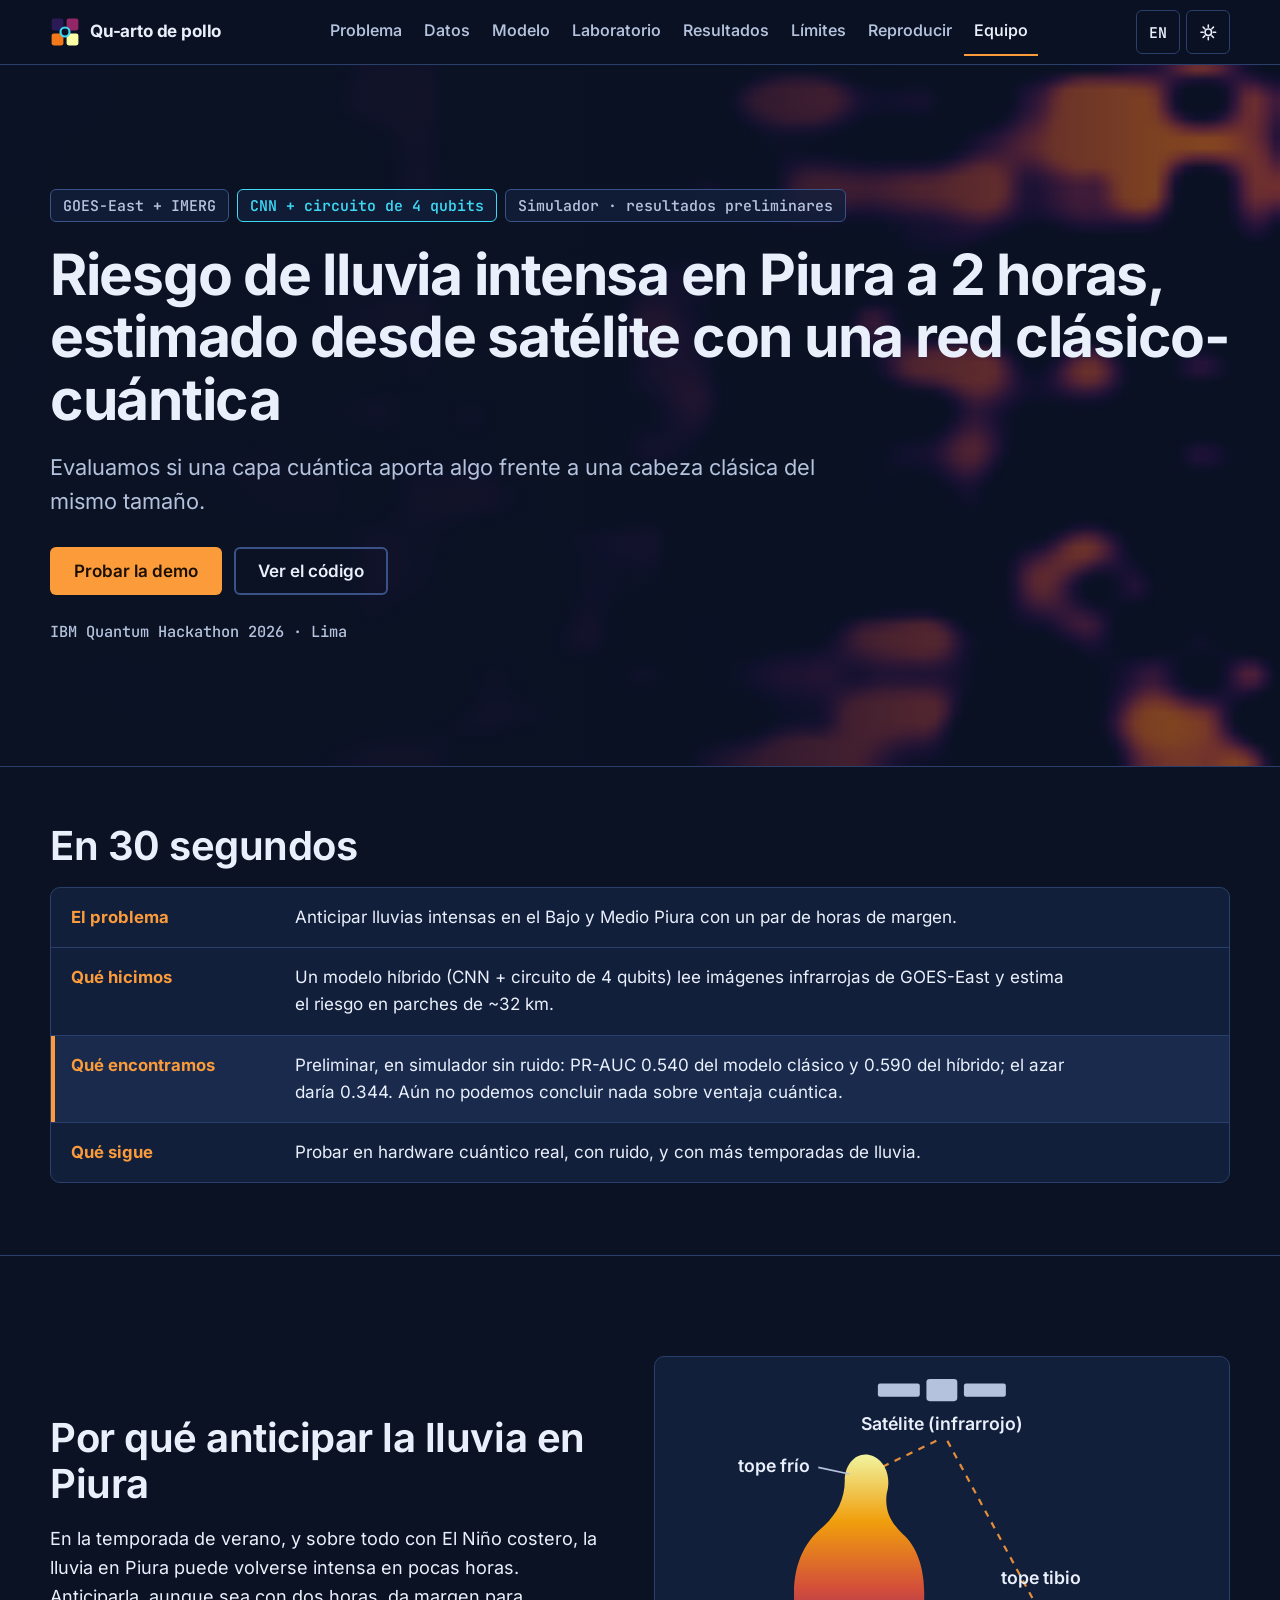
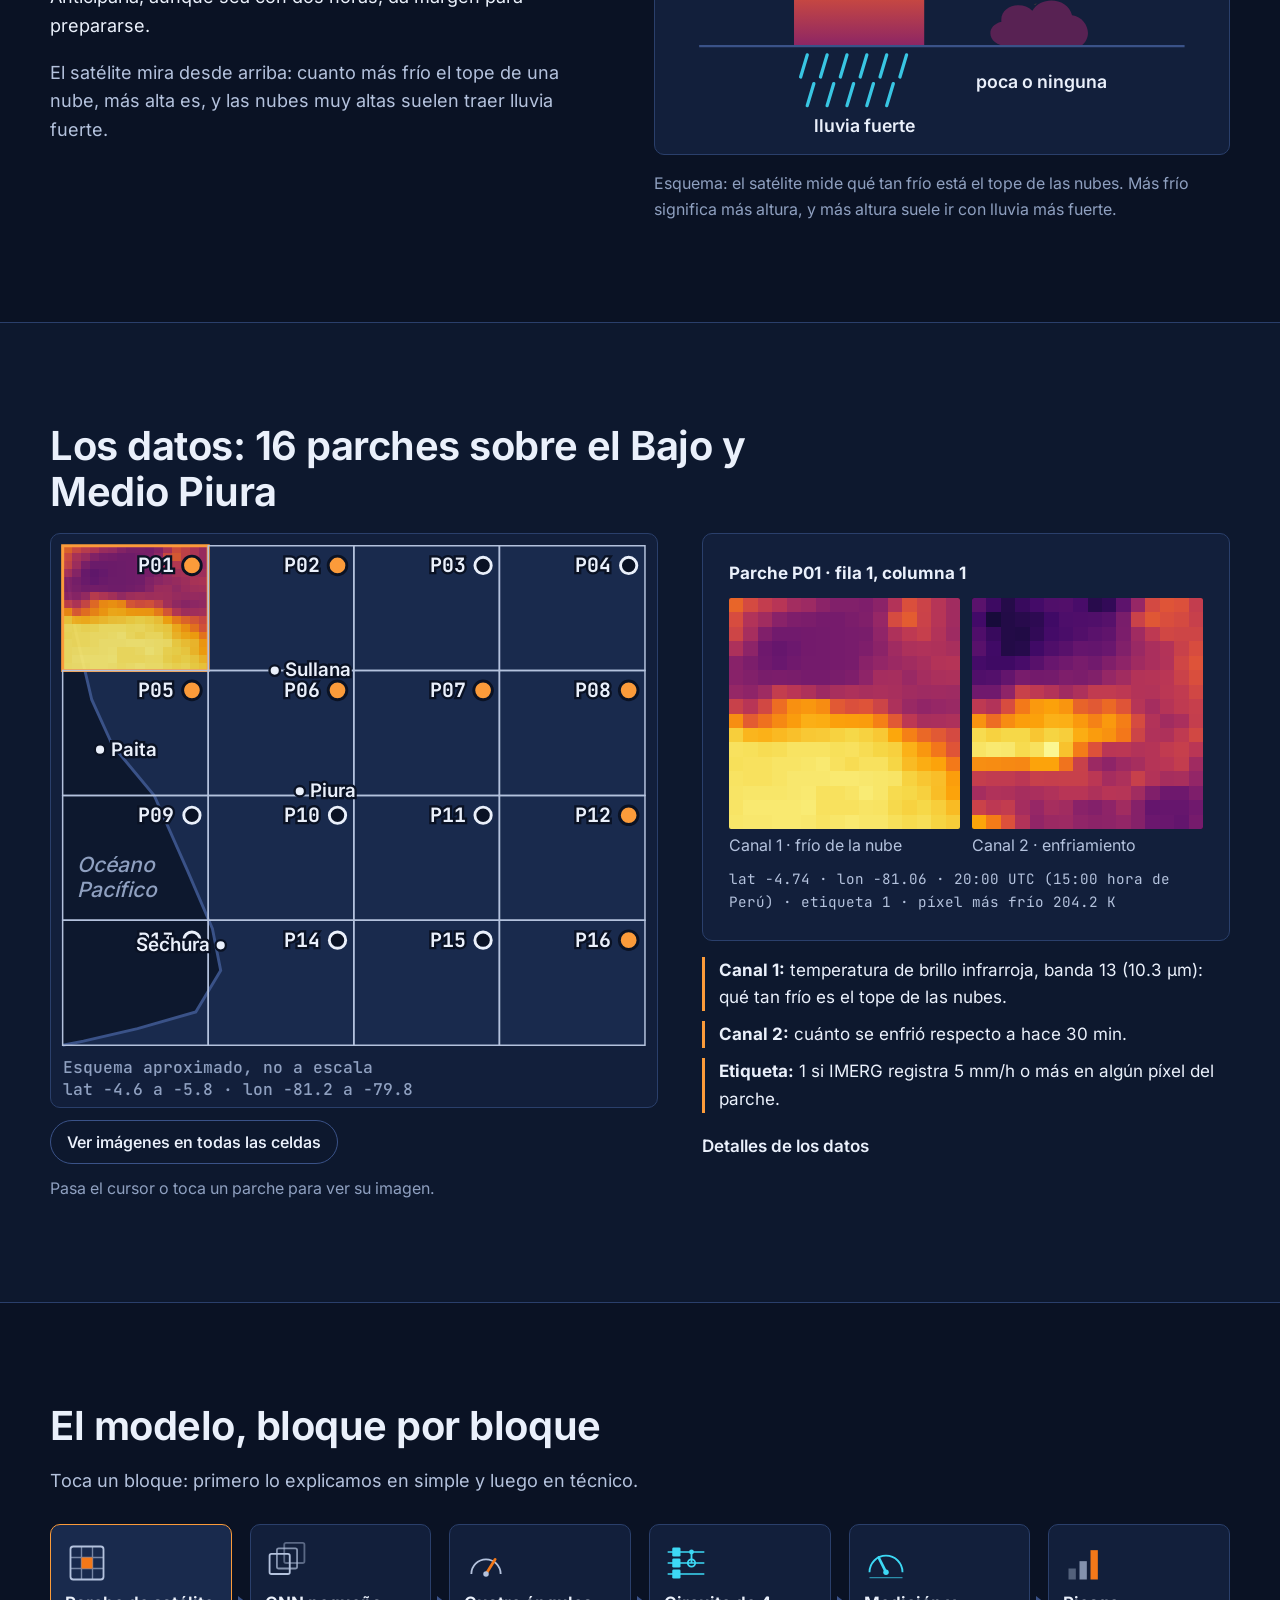
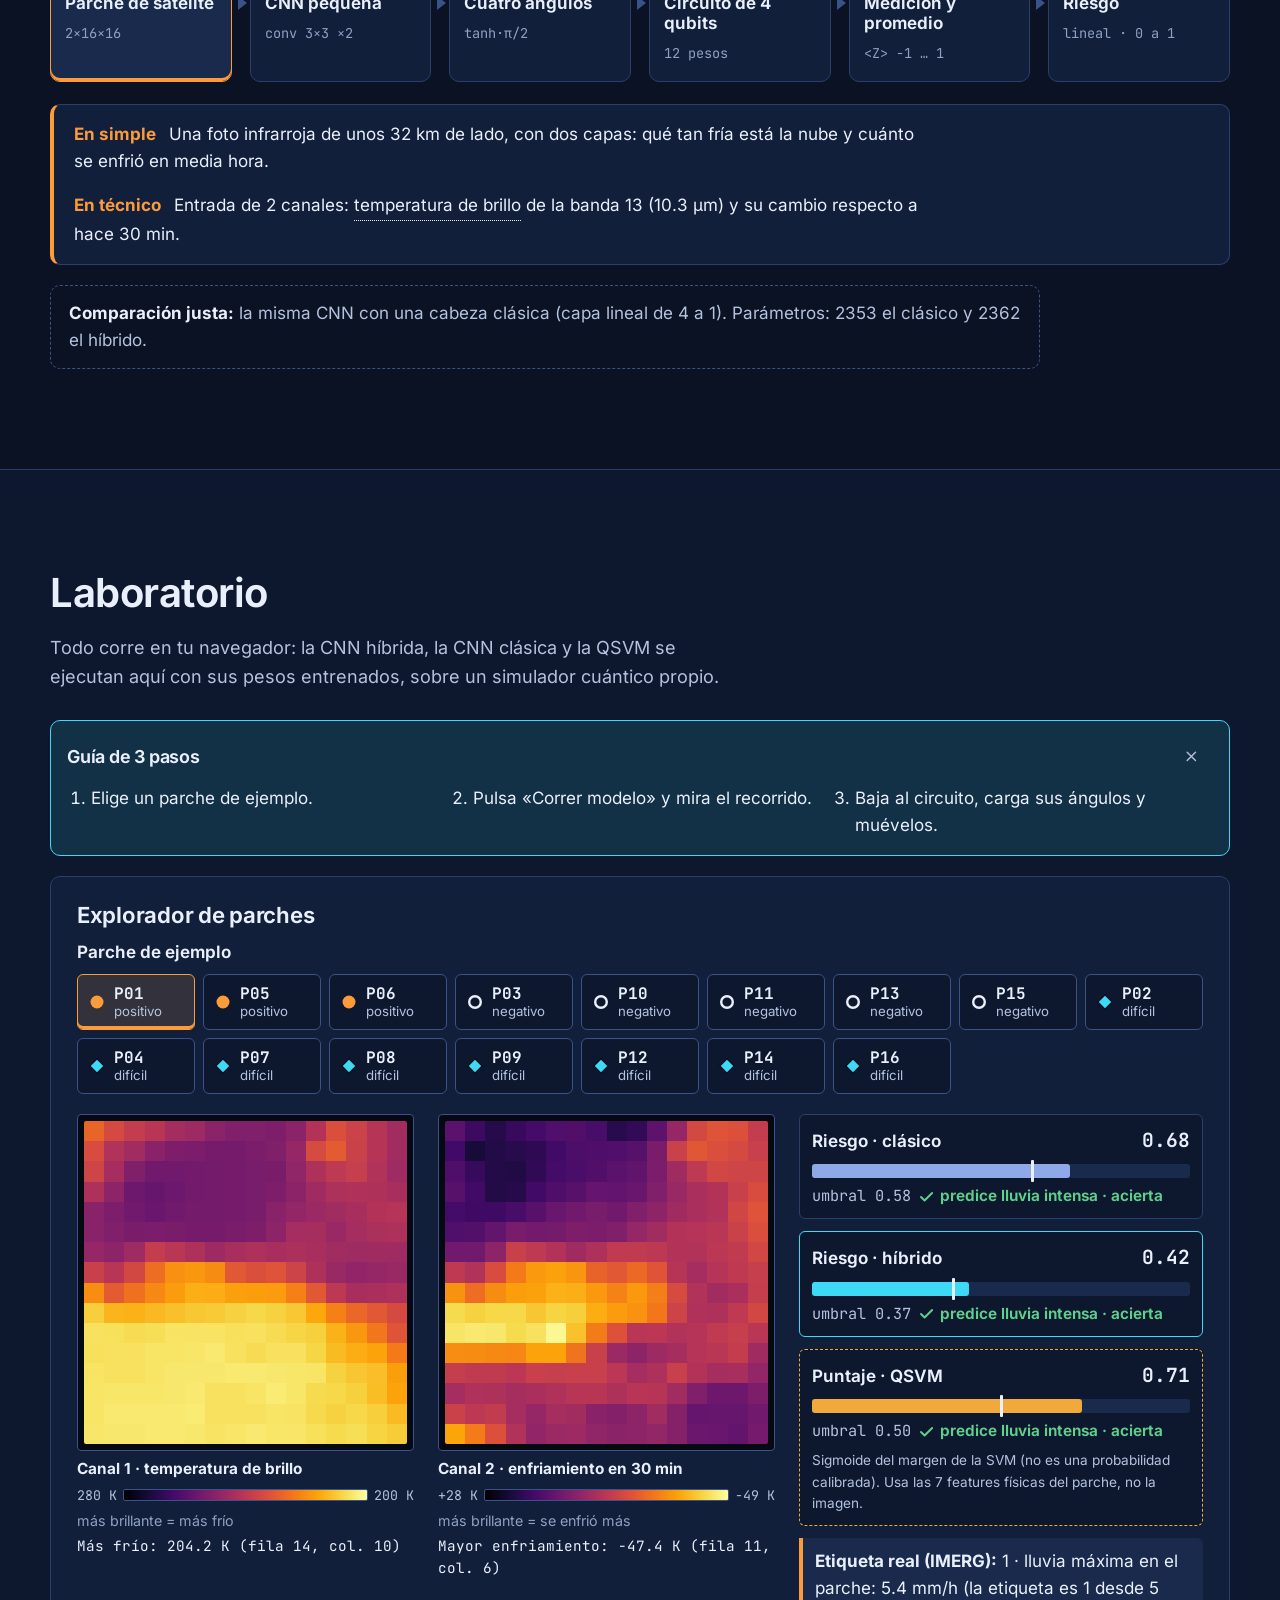
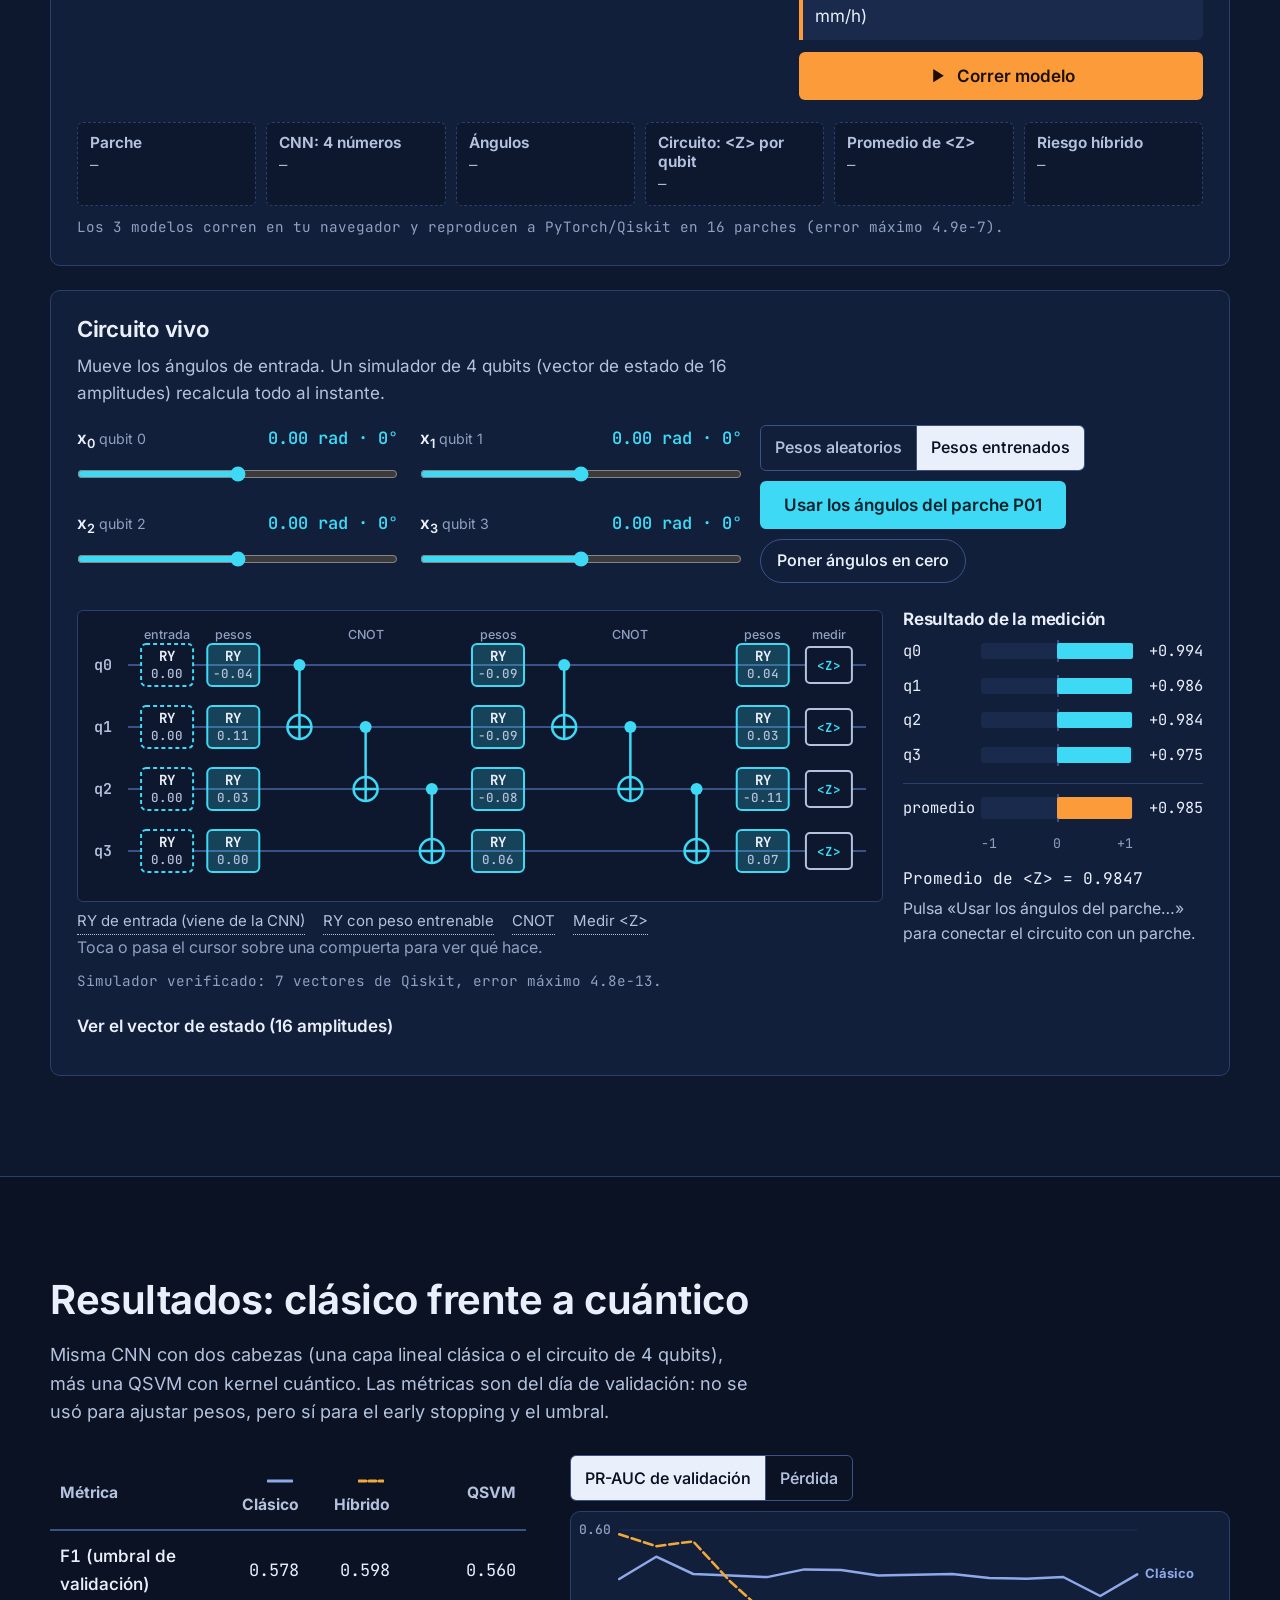
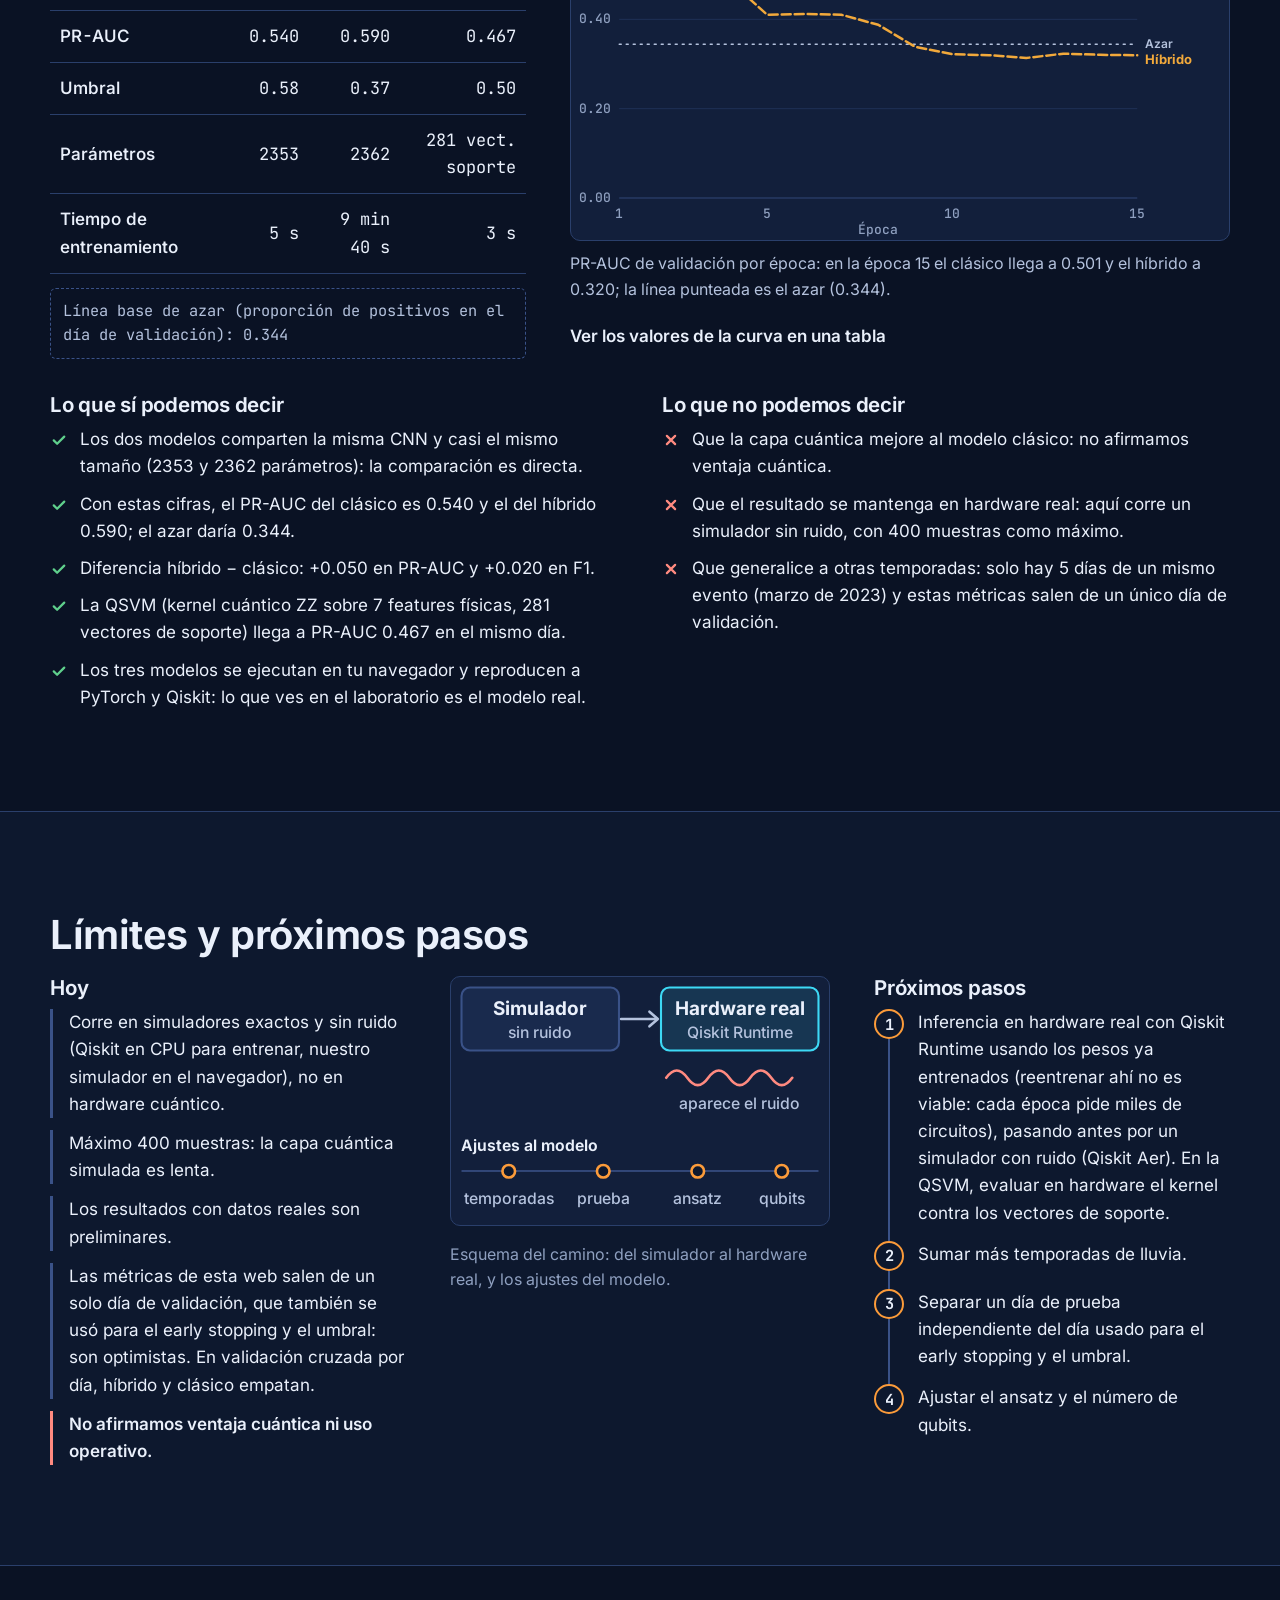
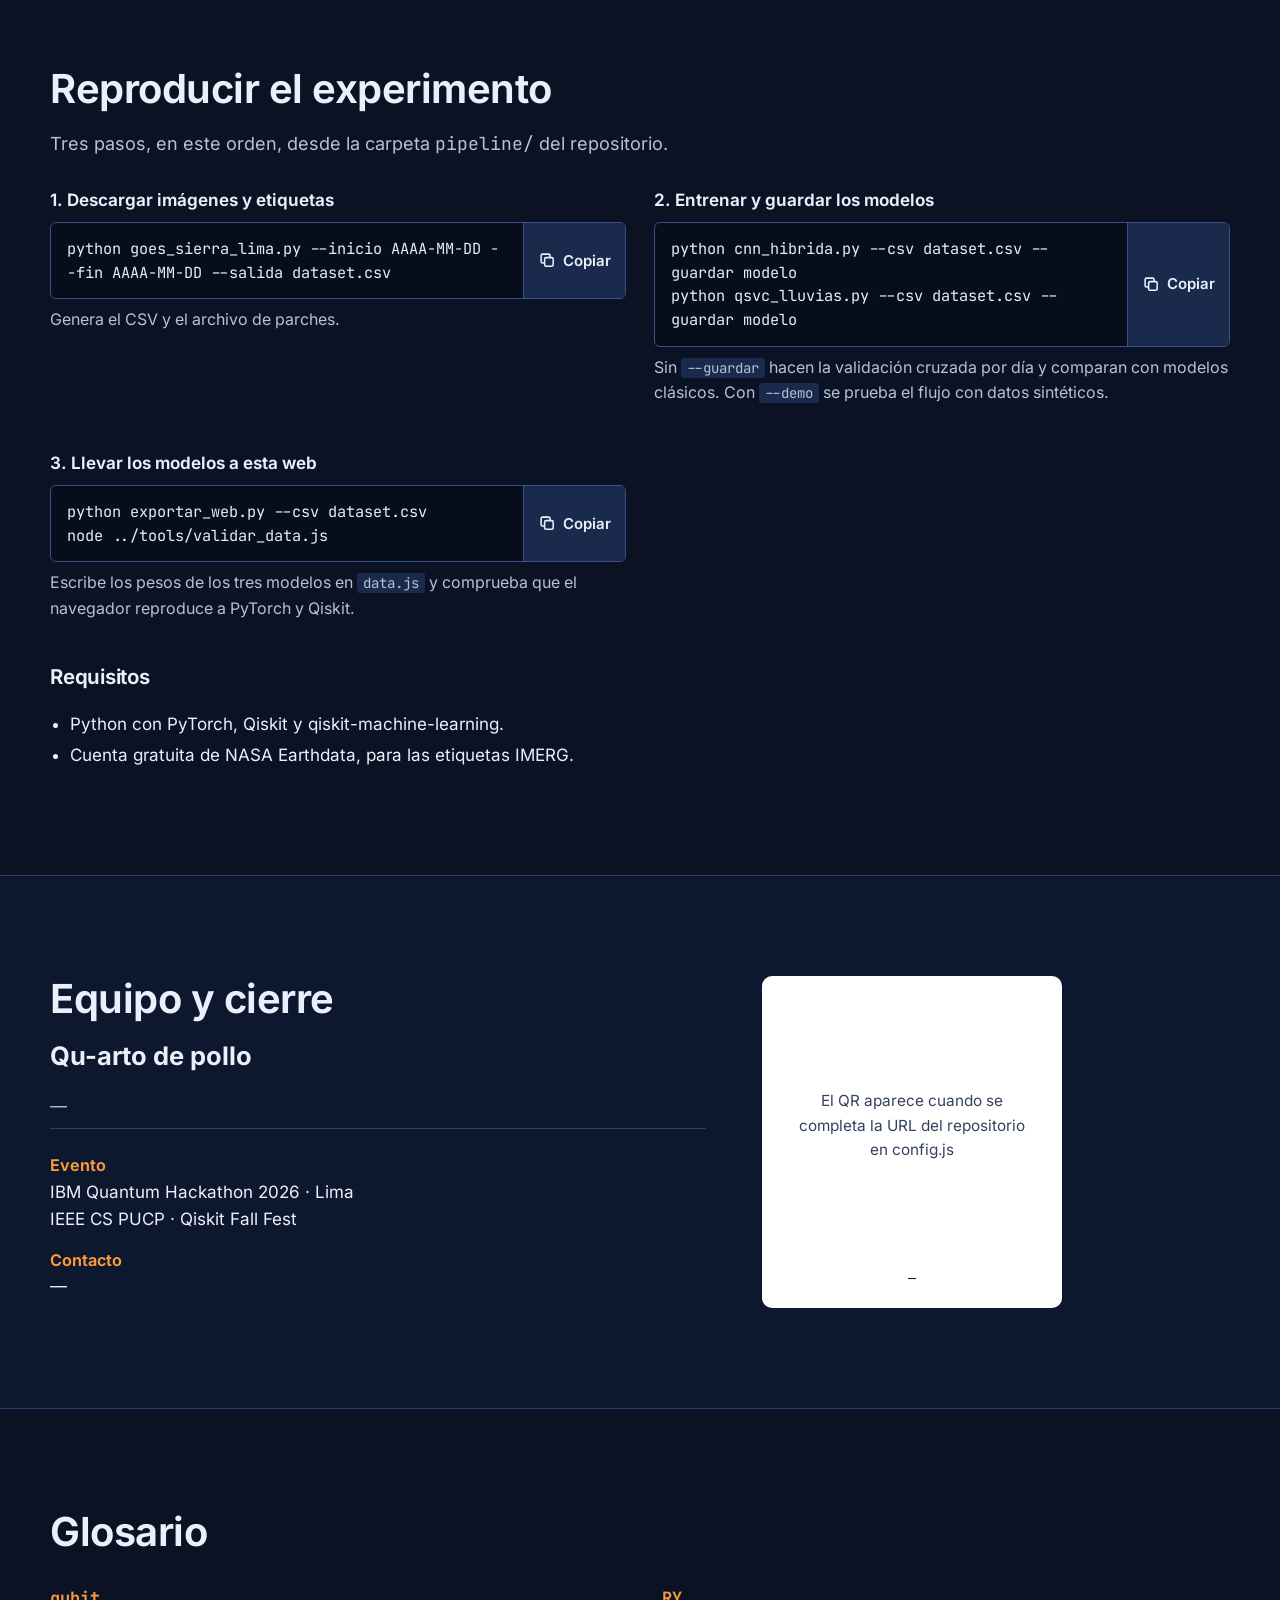
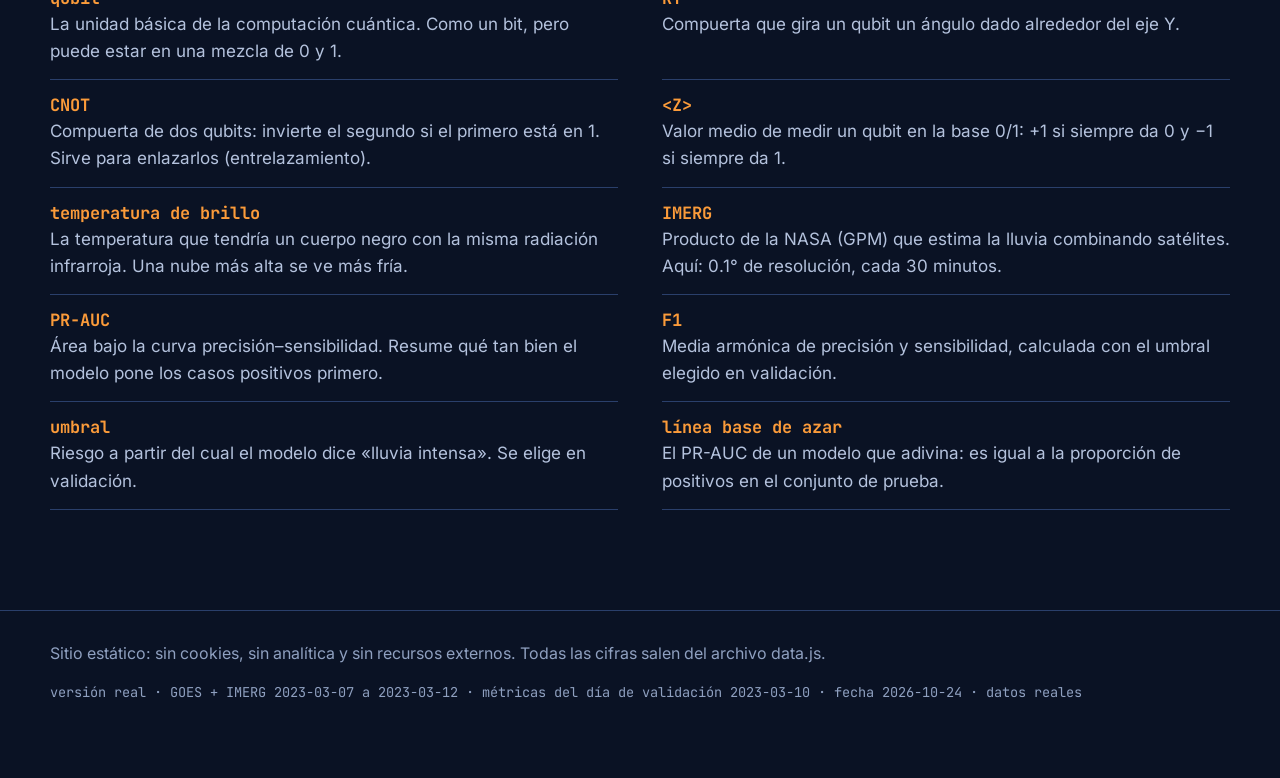
<file: index.html>
<!doctype html>
<html lang="es" data-theme="dark">
<head>
<meta charset="utf-8">
<meta name="viewport" content="width=device-width, initial-scale=1">
<title>Qu-arto de pollo · Lluvia intensa en Piura con un modelo híbrido clásico-cuántico</title>
<meta name="description" content="Demo interactiva: un modelo híbrido (CNN + circuito cuántico de 4 qubits) estima el riesgo de lluvia intensa en Piura a 2 horas con imágenes GOES-East. Simulador, resultados preliminares.">
<meta name="color-scheme" content="dark light">
<meta name="theme-color" content="#0A1224">
<link rel="icon" href="assets/favicon.svg" type="image/svg+xml">

<!-- Al compartir: cambia las URLs de og:image y og:url por la dirección pública (ver README). -->
<meta property="og:type" content="website">
<meta property="og:title" content="Qu-arto de pollo · Lluvia intensa en Piura con un modelo híbrido clásico-cuántico">
<meta property="og:description" content="Prueba la demo: parches de satélite, un circuito de 4 qubits en tu navegador y la comparación honesta con un modelo clásico.">
<meta property="og:image" content="assets/og.jpg">
<meta property="og:image:type" content="image/jpeg">
<meta property="og:image:width" content="1200">
<meta property="og:image:height" content="630">
<meta property="og:locale" content="es_PE">
<meta name="twitter:card" content="summary_large_image">

<link rel="stylesheet" href="css/styles.css">
<noscript><style>.tools{display:none}.nav{display:flex;flex-wrap:wrap}</style></noscript>
<script>
  /* Tema e idioma antes de pintar, para evitar parpadeos. */
  (function () {
    try {
      var t = localStorage.getItem("qp-theme");
      if (t === "light" || t === "dark") document.documentElement.setAttribute("data-theme", t);
    } catch (e) {}
  })();
</script>
</head>
<body>

<!-- Iconos -->
<svg width="0" height="0" style="position:absolute" aria-hidden="true" focusable="false">
  <symbol id="i-sun" viewBox="0 0 24 24"><circle cx="12" cy="12" r="4.2" fill="none" stroke="currentColor" stroke-width="2"/><path d="M12 2.5v3M12 18.5v3M2.5 12h3M18.5 12h3M5.3 5.3l2.1 2.1M16.6 16.6l2.1 2.1M18.7 5.3l-2.1 2.1M7.4 16.6l-2.1 2.1" stroke="currentColor" stroke-width="2" stroke-linecap="round"/></symbol>
  <symbol id="i-moon" viewBox="0 0 24 24"><path d="M20 14.5A8.5 8.5 0 0 1 9.5 4 8.5 8.5 0 1 0 20 14.5z" fill="none" stroke="currentColor" stroke-width="2" stroke-linejoin="round"/></symbol>
  <symbol id="i-menu" viewBox="0 0 24 24"><path d="M4 7h16M4 12h16M4 17h16" stroke="currentColor" stroke-width="2" stroke-linecap="round"/></symbol>
  <symbol id="i-close" viewBox="0 0 24 24"><path d="M6 6l12 12M18 6L6 18" stroke="currentColor" stroke-width="2" stroke-linecap="round"/></symbol>
  <symbol id="i-copy" viewBox="0 0 24 24"><rect x="8.5" y="8.5" width="11" height="11" rx="2" fill="none" stroke="currentColor" stroke-width="2"/><path d="M15.5 8.5V6a2 2 0 0 0-2-2H6a2 2 0 0 0-2 2v7.5a2 2 0 0 0 2 2h2.5" fill="none" stroke="currentColor" stroke-width="2"/></symbol>
  <symbol id="i-check" viewBox="0 0 24 24"><path d="M5 12.5l4.5 4.5L19 7.5" fill="none" stroke="currentColor" stroke-width="2.4" stroke-linecap="round" stroke-linejoin="round"/></symbol>
  <symbol id="i-cross" viewBox="0 0 24 24"><path d="M6.5 6.5l11 11M17.5 6.5l-11 11" fill="none" stroke="currentColor" stroke-width="2.4" stroke-linecap="round"/></symbol>
  <symbol id="i-play" viewBox="0 0 24 24"><path d="M7 4.5v15l12-7.5z" fill="currentColor"/></symbol>
  <symbol id="i-ext" viewBox="0 0 24 24"><path d="M14 4h6v6M20 4l-9 9M18 14v5a1 1 0 0 1-1 1H5a1 1 0 0 1-1-1V7a1 1 0 0 1 1-1h5" fill="none" stroke="currentColor" stroke-width="2" stroke-linecap="round" stroke-linejoin="round"/></symbol>
</svg>

<a class="skip" href="#main" data-i18n="ui.skip">Saltar al contenido</a>

<header class="top" id="top">
  <div class="banner" id="banner" role="note">
    <span class="banner-mark" aria-hidden="true"></span>
    <strong data-i18n="ui.banner">DATOS SINTÉTICOS DE PRUEBA, NO SON RESULTADOS REALES</strong>
  </div>
  <div class="hdr">
    <div class="wrap hdr-in">
      <a class="brand" href="#inicio" aria-label="Qu-arto de pollo — inicio" data-i18n-attr="aria-label=nav.home">
        <svg class="brand-mark" viewBox="0 0 28 28" aria-hidden="true">
          <rect x="1.5" y="1.5" width="11" height="11" rx="2" fill="#2A1A55"/><rect x="15.5" y="1.5" width="11" height="11" rx="2" fill="#932667"/>
          <rect x="1.5" y="15.5" width="11" height="11" rx="2" fill="#F37819"/><rect x="15.5" y="15.5" width="11" height="11" rx="2" fill="#FCFFA4"/>
          <circle cx="14" cy="14" r="4.2" fill="#0A1224" stroke="#3DD9F5" stroke-width="2"/>
        </svg>
        <span class="brand-name" data-cfg="team">Qu-arto de pollo</span>
      </a>
      <nav id="nav" class="nav" aria-label="Secciones" data-i18n-attr="aria-label=nav.label">
        <a href="#problema" data-i18n="nav.problema">Problema</a>
        <a href="#datos" data-i18n="nav.datos">Datos</a>
        <a href="#modelo" data-i18n="nav.modelo">Modelo</a>
        <a href="#laboratorio" data-i18n="nav.laboratorio">Laboratorio</a>
        <a href="#resultados" data-i18n="nav.resultados">Resultados</a>
        <a href="#limites" data-i18n="nav.limites">Límites</a>
        <a href="#reproducir" data-i18n="nav.reproducir">Reproducir</a>
        <a href="#equipo" data-i18n="nav.equipo">Equipo</a>
      </nav>
      <div class="tools">
        <button type="button" class="tool" id="btn-lang" aria-label="EN: Switch to English" lang="en"><span id="lang-txt">EN</span></button>
        <button type="button" class="tool" id="btn-theme" aria-label="Cambiar a tema claro"><svg class="ico" aria-hidden="true"><use href="#i-sun"/></svg></button>
        <button type="button" class="tool menu-btn" id="btn-menu" aria-expanded="false" aria-controls="nav" aria-label="Abrir menú" data-i18n-attr="aria-label=ui.menu"><svg class="ico" aria-hidden="true"><use href="#i-menu"/></svg></button>
      </div>
    </div>
  </div>
</header>

<noscript>
  <div class="wrap noscript">
    <h2>Qu-arto de pollo · Riesgo de lluvia intensa en Piura a 2 horas</h2>
    <p><strong>Esta demo interactiva necesita JavaScript.</strong> Resumen sin él:</p>
    <ul>
      <li><strong>Problema:</strong> anticipar lluvias intensas en el Bajo y Medio Piura (Perú) con unas horas de margen.</li>
      <li><strong>Qué hicimos:</strong> un modelo híbrido (CNN + circuito cuántico de 4 qubits, PyTorch + Qiskit) que lee imágenes infrarrojas del satélite GOES-East y estima el riesgo de lluvia intensa en las próximas 2 horas, y lo comparamos con la misma CNN con cabeza clásica.</li>
      <li><strong>Qué encontramos:</strong> corre en simulador sin ruido, no en hardware cuántico; los resultados con datos reales son preliminares. Con JavaScript activado verás las cifras y si los datos son sintéticos.</li>
      <li><strong>Qué sigue:</strong> hardware real (Qiskit Runtime), ruido, más temporadas de lluvia y separar entrenamiento y prueba por día.</li>
    </ul>
    <p>Reproducir (en la carpeta <code>pipeline/</code>): <code>python goes_sierra_lima.py --inicio AAAA-MM-DD --fin AAAA-MM-DD --salida dataset.csv</code>, luego <code>python cnn_hibrida.py --csv dataset.csv --guardar modelo</code>, <code>python qsvc_lluvias.py --csv dataset.csv --guardar modelo</code> y <code>python exportar_web.py --csv dataset.csv</code>.</p>
  </div>
</noscript>

<main id="main">

<!-- ============================ PORTADA ============================ -->
<section id="inicio" class="hero" aria-labelledby="h-hero">
  <canvas id="ir-field" class="ir-field" aria-hidden="true"></canvas>
  <div class="wrap hero-in">
    <ul class="tags" aria-label="Hechos clave" data-i18n-attr="aria-label=hero.tagsLabel">
      <li data-i18n="hero.tag1">GOES-East + IMERG</li>
      <li class="q" data-i18n="hero.tag2">CNN + circuito de 4 qubits</li>
      <li data-i18n="hero.tag3">Simulador · resultados preliminares</li>
    </ul>
    <h1 id="h-hero" data-i18n="hero.h1">Riesgo de lluvia intensa en Piura a 2 horas, estimado desde satélite con una red clásico-cuántica</h1>
    <p class="sub" data-i18n="hero.sub">Evaluamos si una capa cuántica aporta algo frente a una cabeza clásica del mismo tamaño.</p>
    <div class="cta">
      <a class="btn btn-primary" href="#laboratorio" data-i18n="hero.demo">Probar la demo</a>
      <a class="btn btn-ghost" id="cta-repo" href="#reproducir" data-i18n="hero.code">Ver el código</a>
    </div>
    <p class="event"><span data-cfg="event">IBM Quantum Hackathon 2026 · Lima</span></p>
  </div>
</section>

<!-- ============================ EN 30 SEGUNDOS ============================ -->
<section id="resumen" class="sec sec-tight" aria-labelledby="h-sum">
  <div class="wrap">
    <h2 id="h-sum" data-i18n="sum.h2">En 30 segundos</h2>
    <dl class="quick">
      <div><dt data-i18n="sum.k1">El problema</dt><dd data-i18n="sum.v1">Anticipar lluvias intensas en el Bajo y Medio Piura con un par de horas de margen.</dd></div>
      <div><dt data-i18n="sum.k2">Qué hicimos</dt><dd data-i18n="sum.v2">Un modelo híbrido (CNN + circuito de 4 qubits) lee imágenes infrarrojas de GOES-East y estima el riesgo en parches de ~32 km.</dd></div>
      <div><dt data-i18n="sum.k3">Qué encontramos</dt><dd id="sum-found">—</dd></div>
      <div><dt data-i18n="sum.k4">Qué sigue</dt><dd data-i18n="sum.v4">Probar en hardware cuántico real, con ruido, y con más temporadas de lluvia.</dd></div>
    </dl>
    <div id="criteria" class="criteria" hidden>
      <p class="criteria-t" data-i18n="sum.criteria">Dónde ver cada criterio</p>
      <ul id="criteria-list"></ul>
    </div>
  </div>
</section>

<!-- ============================ PROBLEMA ============================ -->
<section id="problema" class="sec" aria-labelledby="h-prob">
  <div class="wrap split">
    <div class="prob-copy">
      <h2 id="h-prob" data-i18n="prob.h2">Por qué anticipar la lluvia en Piura</h2>
      <p data-i18n="prob.p1">En la temporada de verano, y sobre todo con El Niño costero, la lluvia en Piura puede volverse intensa en pocas horas. Anticiparla, aunque sea con dos horas, da margen para prepararse.</p>
      <p class="note" data-i18n="prob.p2">El satélite mira desde arriba: cuanto más frío el tope de una nube, más alta es, y las nubes muy altas suelen traer lluvia fuerte.</p>
    </div>
    <figure class="viz">
      <svg id="svg-prob" viewBox="0 0 520 360" role="img" aria-labelledby="prob-cap" class="svg-prob">
        <defs>
          <linearGradient id="gcold" x1="0" y1="0" x2="0" y2="1">
            <stop offset="0" stop-color="#FCFFA4"/><stop offset=".35" stop-color="#FCA50A"/><stop offset=".7" stop-color="#DD513A"/><stop offset="1" stop-color="#932667"/>
          </linearGradient>
        </defs>
        <!-- satélite -->
        <g transform="translate(260 30)">
          <rect x="-14" y="-10" width="28" height="20" rx="3" class="s-sat"/>
          <rect x="-58" y="-6" width="38" height="12" rx="2" class="s-sat"/><rect x="20" y="-6" width="38" height="12" rx="2" class="s-sat"/>
        </g>
        <text x="260" y="66" text-anchor="middle" class="s-t" data-i18n="prob.sat">Satélite (infrarrojo)</text>
        <path d="M255 76 L205 100 M265 76 L345 224" class="s-beam"/>
        <!-- nube alta -->
        <g>
          <path d="M120 262 C100 262 96 238 116 232 C114 214 138 206 150 220 C158 196 190 198 196 222 C214 218 222 242 208 262 Z" class="s-cl-hi"/>
          <rect x="140" y="230" width="48" height="30" fill="url(#gcold)" opacity=".0"/>
        </g>
        <path d="M126 262 L126 214 C126 190 134 170 150 156 C164 144 172 130 172 112 C172 96 184 84 198 90 C210 96 214 110 210 124 C208 140 214 150 224 160 C238 172 244 192 244 214 L244 262 Z" fill="url(#gcold)" opacity=".95"/>
        <text x="108" y="104" text-anchor="middle" class="s-lab" data-i18n="prob.cold">tope frío</text><path d="M148 100 L176 106" class="s-leader"/>
        <!-- nube baja -->
        <path d="M320 262 C302 262 298 244 314 240 C312 226 332 220 342 230 C350 216 374 218 378 234 C392 236 398 254 386 262 Z" fill="#932667" opacity=".55"/>
        <text x="350" y="206" text-anchor="middle" class="s-lab" data-i18n="prob.warm">tope tibio</text>
        <!-- lluvia -->
        <g class="s-rain"><path d="M138 270 l-6 20 M156 270 l-6 20 M174 270 l-6 20 M192 270 l-6 20 M210 270 l-6 20 M228 270 l-6 20 M144 296 l-6 20 M162 296 l-6 20 M180 296 l-6 20 M198 296 l-6 20 M216 296 l-6 20"/></g>
        <line x1="40" y1="262" x2="480" y2="262" class="s-ground"/>
        <text x="190" y="340" text-anchor="middle" class="s-lab" data-i18n="prob.rainy">lluvia fuerte</text>
        <text x="350" y="300" text-anchor="middle" class="s-lab" data-i18n="prob.calm">poca o ninguna</text>
      </svg>
      <figcaption id="prob-cap" data-i18n="prob.cap">Esquema: el satélite mide qué tan frío está el tope de las nubes. Más frío significa más altura, y más altura suele ir con lluvia más fuerte.</figcaption>
    </figure>
  </div>
</section>

<!-- ============================ DATOS ============================ -->
<section id="datos" class="sec alt" aria-labelledby="h-datos">
  <div class="wrap">
    <h2 id="h-datos" data-i18n="datos.h2">Los datos: 16 parches sobre el Bajo y Medio Piura</h2>
    <div class="datos-grid">
      <div class="map-col">
        <div id="map-wrap" class="map-wrap"><p class="loading" data-i18n="ui.loading">Cargando…</p></div>
        <div class="map-tools">
          <button type="button" class="chip-btn" id="map-all" aria-pressed="false" data-i18n="datos.showAll">Ver imágenes en todas las celdas</button>
          <p class="hint" id="map-hint" data-i18n="datos.hint">Pasa el cursor o toca un parche para ver su imagen.</p>
        </div>
      </div>
      <div class="side-col">
        <div class="peek panel" id="peek" aria-live="polite">
          <p class="peek-t" id="peek-title">—</p>
          <div class="peek-imgs">
            <figure><canvas id="pk-bt" width="16" height="16" class="px" role="img" aria-label="Canal 1"></canvas><figcaption data-i18n="datos.ch1s">Canal 1 · frío de la nube</figcaption></figure>
            <figure><canvas id="pk-dbt" width="16" height="16" class="px" role="img" aria-label="Canal 2"></canvas><figcaption data-i18n="datos.ch2s">Canal 2 · enfriamiento</figcaption></figure>
          </div>
          <p class="peek-meta mono" id="peek-meta">—</p>
        </div>
        <ul class="explain">
          <li><strong data-i18n="datos.c1t">Canal 1:</strong> <span data-i18n="datos.c1">temperatura de brillo infrarroja, banda 13 (10.3 µm): qué tan frío es el tope de las nubes.</span></li>
          <li><strong data-i18n="datos.c2t">Canal 2:</strong> <span data-i18n="datos.c2">cuánto se enfrió respecto a hace 30 min.</span></li>
          <li><strong data-i18n="datos.lt">Etiqueta:</strong> <span data-i18n="datos.l">1 si IMERG registra 5 mm/h o más en algún píxel del parche.</span></li>
        </ul>
        <details class="more">
          <summary data-i18n="datos.moreS">Detalles de los datos</summary>
          <p data-i18n="datos.more">Cada parche es de 16×16 píxeles (unos 32 km por lado). La región va de −5.8 a −4.6 de latitud y de −81.2 a −79.8 de longitud. Analizamos de 13:00 a 22:00, hora de Perú. La etiqueta usa NASA GPM IMERG (0.1°, cada 30 min), promediando las 2 horas siguientes: es 1 si algún píxel del parche llega a 5 mm/h o más; si no, 0. Los canales de arriba son los dos que recibe el modelo.</p>
        </details>
      </div>
    </div>
  </div>
</section>

<!-- ============================ MODELO ============================ -->
<section id="modelo" class="sec" aria-labelledby="h-mod">
  <div class="wrap">
    <h2 id="h-mod" data-i18n="mod.h2">El modelo, bloque por bloque</h2>
    <p class="lede" data-i18n="mod.lede">Toca un bloque: primero lo explicamos en simple y luego en técnico.</p>
    <div class="pipe" id="pipe">
      <!-- 1 -->
      <button type="button" class="blk" id="b1" aria-expanded="true" aria-controls="d1">
        <svg class="blk-ico" viewBox="0 0 48 48" aria-hidden="true"><rect x="6" y="6" width="36" height="36" rx="3" fill="none" stroke="currentColor" stroke-width="2"/><path d="M18 6v36M30 6v36M6 18h36M6 30h36" stroke="currentColor" stroke-width="1.5" opacity=".6"/><rect x="18" y="18" width="12" height="12" fill="#F37819"/></svg>
        <span class="blk-t" data-i18n="mod.b1">Parche de satélite</span>
        <span class="blk-s mono">2×16×16</span>
      </button>
      <div class="dtl" id="d1" role="region" aria-labelledby="b1">
        <p><strong data-i18n="mod.simple">En simple</strong> <span data-i18n="mod.d1s">Una foto infrarroja de unos 32 km de lado, con dos capas: qué tan fría está la nube y cuánto se enfrió en media hora.</span></p>
        <p><strong data-i18n="mod.tech">En técnico</strong> <span data-i18n="mod.d1t">Entrada de 2 canales: <button type="button" class="term" data-term="bt">temperatura de brillo</button> de la banda 13 (10.3 µm) y su cambio respecto a hace 30 min.</span></p>
      </div>
      <!-- 2 -->
      <button type="button" class="blk" id="b2" aria-expanded="false" aria-controls="d2">
        <svg class="blk-ico" viewBox="0 0 48 48" aria-hidden="true"><rect x="5" y="14" width="22" height="22" rx="2" fill="none" stroke="currentColor" stroke-width="2"/><rect x="13" y="8" width="22" height="22" rx="2" fill="none" stroke="currentColor" stroke-width="2" opacity=".7"/><rect x="21" y="2" width="22" height="22" rx="2" fill="none" stroke="currentColor" stroke-width="2" opacity=".45"/></svg>
        <span class="blk-t" data-i18n="mod.b2">CNN pequeña</span>
        <span class="blk-s mono">conv 3×3 ×2</span>
      </button>
      <div class="dtl" id="d2" role="region" aria-labelledby="b2" hidden>
        <p><strong data-i18n="mod.simple">En simple</strong> <span data-i18n="mod.d2s">Una red que busca formas en la imagen, como núcleos muy fríos o bordes de nube, y las resume en solo cuatro números.</span></p>
        <p><strong data-i18n="mod.tech">En técnico</strong> <span data-i18n="mod.d2t">2 convoluciones 3×3 (8 y 16 filtros), maxpool y una capa lineal que produce 4 números.</span></p>
      </div>
      <!-- 3 -->
      <button type="button" class="blk" id="b3" aria-expanded="false" aria-controls="d3">
        <svg class="blk-ico" viewBox="0 0 48 48" aria-hidden="true"><path d="M8 36a16 16 0 0 1 32 0" fill="none" stroke="currentColor" stroke-width="2"/><path d="M24 36L34 20" stroke="#F37819" stroke-width="3" stroke-linecap="round"/><circle cx="24" cy="36" r="3" fill="currentColor"/></svg>
        <span class="blk-t" data-i18n="mod.b3">Cuatro ángulos</span>
        <span class="blk-s mono">tanh·π/2</span>
      </button>
      <div class="dtl" id="d3" role="region" aria-labelledby="b3" hidden>
        <p><strong data-i18n="mod.simple">En simple</strong> <span data-i18n="mod.d3s">Cada número se convierte en un ángulo entre −90° y 90°, que es lo que el circuito cuántico sabe leer.</span></p>
        <p><strong data-i18n="mod.tech">En técnico</strong> <span data-i18n="mod.d3t">x<sub>i</sub> = tanh(a<sub>i</sub>)·π/2, así que cada ángulo queda en (−π/2, π/2).</span></p>
      </div>
      <!-- 4 -->
      <button type="button" class="blk q" id="b4" aria-expanded="false" aria-controls="d4">
        <svg class="blk-ico" viewBox="0 0 48 48" aria-hidden="true"><path d="M4 12h40M4 24h40M4 36h40" stroke="currentColor" stroke-width="1.6"/><rect x="9" y="7" width="9" height="10" rx="1.5" fill="currentColor"/><rect x="9" y="19" width="9" height="10" rx="1.5" fill="currentColor"/><rect x="9" y="31" width="9" height="10" rx="1.5" fill="currentColor"/><path d="M30 12v12" stroke="currentColor" stroke-width="2"/><circle cx="30" cy="12" r="2.6" fill="currentColor"/><circle cx="30" cy="24" r="4" fill="none" stroke="currentColor" stroke-width="2"/></svg>
        <span class="blk-t" data-i18n="mod.b4">Circuito de 4 qubits</span>
        <span class="blk-s mono" data-i18n="mod.s4">12 pesos</span>
      </button>
      <div class="dtl" id="d4" role="region" aria-labelledby="b4" hidden>
        <p><strong data-i18n="mod.simple">En simple</strong> <span data-i18n="mod.d4s">Cada ángulo gira un <button type="button" class="term" data-term="qubit">qubit</button>. Luego los qubits se enlazan entre sí y se giran de nuevo con 12 perillas que el entrenamiento ajusta.</span></p>
        <p><strong data-i18n="mod.tech">En técnico</strong> <span data-i18n="mod.d4t">Una rotación <button type="button" class="term" data-term="ry">RY</button>(x<sub>i</sub>) por qubit y luego RealAmplitudes con 2 repeticiones y entrelazamiento lineal: 3 capas de 4 RY y 2 cadenas de <button type="button" class="term" data-term="cnot">CNOT</button> (0-1, 1-2, 2-3). 12 pesos entrenables.</span></p>
      </div>
      <!-- 5 -->
      <button type="button" class="blk q" id="b5" aria-expanded="false" aria-controls="d5">
        <svg class="blk-ico" viewBox="0 0 48 48" aria-hidden="true"><path d="M6 34a18 18 0 0 1 36 0" fill="none" stroke="currentColor" stroke-width="2"/><path d="M24 34L16 18" stroke="currentColor" stroke-width="3" stroke-linecap="round"/><circle cx="24" cy="34" r="3" fill="currentColor"/><path d="M6 40h36" stroke="currentColor" stroke-width="1.5" opacity=".6"/></svg>
        <span class="blk-t" data-i18n="mod.b5">Medición y promedio</span>
        <span class="blk-s mono">&lt;Z&gt; −1 … 1</span>
      </button>
      <div class="dtl" id="d5" role="region" aria-labelledby="b5" hidden>
        <p><strong data-i18n="mod.simple">En simple</strong> <span data-i18n="mod.d5s">Se mira cada qubit y se anota un valor entre −1 y 1. Después se promedian los cuatro.</span></p>
        <p><strong data-i18n="mod.tech">En técnico</strong> <span data-i18n="mod.d5t">Valor esperado <button type="button" class="term" data-term="z">&lt;Z&gt;</button> en cada qubit, promediado. El resultado cae entre −1 y 1.</span></p>
      </div>
      <!-- 6 -->
      <button type="button" class="blk" id="b6" aria-expanded="false" aria-controls="d6">
        <svg class="blk-ico" viewBox="0 0 48 48" aria-hidden="true"><rect x="6" y="30" width="8" height="12" fill="currentColor" opacity=".4"/><rect x="18" y="22" width="8" height="20" fill="currentColor" opacity=".7"/><rect x="30" y="10" width="8" height="32" fill="#F37819"/></svg>
        <span class="blk-t" data-i18n="mod.b6">Riesgo</span>
        <span class="blk-s mono" data-i18n="mod.s6">lineal · 0 a 1</span>
      </button>
      <div class="dtl" id="d6" role="region" aria-labelledby="b6" hidden>
        <p><strong data-i18n="mod.simple">En simple</strong> <span data-i18n="mod.d6s">Un último ajuste convierte el promedio en un número de riesgo para ese parche. Si pasa un umbral, decimos «lluvia intensa».</span></p>
        <p><strong data-i18n="mod.tech">En técnico</strong> <span data-i18n="mod.d6t">Capa lineal sobre el promedio de &lt;Z&gt;. El <button type="button" class="term" data-term="umbral">umbral</button> se elige en validación.</span></p>
      </div>
    </div>
    <p class="alt-head" id="alt-head"></p>
  </div>
</section>

<!-- ============================ LABORATORIO ============================ -->
<section id="laboratorio" class="sec alt lab" aria-labelledby="h-lab">
  <div class="wrap">
    <h2 id="h-lab" data-i18n="lab.h2">Laboratorio</h2>
    <p class="lede" data-i18n="lab.lede">Todo corre en tu navegador: la CNN híbrida, la CNN clásica y la QSVM se ejecutan aquí con sus pesos entrenados, sobre un simulador cuántico propio.</p>

    <aside class="guide" id="guide" aria-labelledby="guide-t">
      <div class="guide-h"><h3 id="guide-t" data-i18n="lab.guideT">Guía de 3 pasos</h3>
        <button type="button" class="icon-btn" id="guide-close" aria-label="Cerrar guía" data-i18n-attr="aria-label=lab.guideClose"><svg class="ico" aria-hidden="true"><use href="#i-close"/></svg></button></div>
      <ol>
        <li data-i18n="lab.g1">Elige un parche de ejemplo.</li>
        <li data-i18n="lab.g2">Pulsa «Correr modelo» y mira el recorrido.</li>
        <li data-i18n="lab.g3">Baja al circuito, carga sus ángulos y muévelos.</li>
      </ol>
    </aside>
    <button type="button" class="chip-btn" id="guide-open" hidden data-i18n="lab.guideOpen">Mostrar la guía</button>

    <p class="loading" id="lab-loading" data-i18n="ui.loading">Cargando…</p>
    <p class="err" id="lab-error" hidden></p>

    <!-- A. Explorador -->
    <div class="panel lab-a" id="lab-a" aria-labelledby="lab-a-t" hidden>
      <h3 id="lab-a-t" data-i18n="lab.aT">Explorador de parches</h3>
      <fieldset class="picker">
        <legend data-i18n="lab.pick">Parche de ejemplo</legend>
        <div id="patch-list" class="patch-list"></div>
      </fieldset>
      <div class="lab-a-grid">
        <figure class="heat">
          <div class="frame"><canvas id="cv-bt" width="16" height="16" class="px" role="img" aria-label="Canal 1"></canvas></div>
          <figcaption><strong data-i18n="lab.ch1">Canal 1 · temperatura de brillo</strong></figcaption>
          <div class="cbar"><span class="cbar-l mono" id="cb-bt-l">—</span><span class="cbar-g" id="cb-bt-g" aria-hidden="true"></span><span class="cbar-r mono" id="cb-bt-r">—</span></div>
          <p class="cbar-n" data-i18n="lab.ch1n">más brillante = más frío</p>
          <p class="readout mono" id="ro-bt" aria-live="off">&nbsp;</p>
        </figure>
        <figure class="heat">
          <div class="frame"><canvas id="cv-dbt" width="16" height="16" class="px" role="img" aria-label="Canal 2"></canvas></div>
          <figcaption><strong data-i18n="lab.ch2">Canal 2 · enfriamiento en 30 min</strong></figcaption>
          <div class="cbar"><span class="cbar-l mono" id="cb-dbt-l">—</span><span class="cbar-g" id="cb-dbt-g" aria-hidden="true"></span><span class="cbar-r mono" id="cb-dbt-r">—</span></div>
          <p class="cbar-n" data-i18n="lab.ch2n">más brillante = se enfrió más</p>
          <p class="readout mono" id="ro-dbt" aria-live="off">&nbsp;</p>
        </figure>
        <div class="outputs">
          <div class="risk" id="risk-c"></div>
          <div class="risk" id="risk-h"></div>
          <div class="risk" id="risk-q" hidden></div>
          <p class="truth" id="truth">—</p>
          <button type="button" class="btn btn-primary" id="run"><svg class="ico" aria-hidden="true"><use href="#i-play"/></svg> <span data-i18n="lab.run">Correr modelo</span></button>
        </div>
      </div>
      <ol class="stages" id="stages" aria-label="Recorrido del modelo para el parche elegido" data-i18n-attr="aria-label=lab.stagesLabel">
        <li data-st="patch"><span class="st-t" data-i18n="lab.s1">Parche</span><span class="st-v mono">—</span></li>
        <li data-st="cnn"><span class="st-t" data-i18n="lab.s2">CNN: 4 números</span><span class="st-v mono">—</span></li>
        <li data-st="ang"><span class="st-t" data-i18n="lab.s3">Ángulos</span><span class="st-v mono">—</span></li>
        <li data-st="qc" class="q"><span class="st-t" data-i18n="lab.s4">Circuito: &lt;Z&gt; por qubit</span><span class="st-v mono">—</span></li>
        <li data-st="avg" class="q"><span class="st-t" data-i18n="lab.s5">Promedio de &lt;Z&gt;</span><span class="st-v mono">—</span></li>
        <li data-st="risk"><span class="st-t" data-i18n="lab.s6">Riesgo híbrido</span><span class="st-v mono">—</span></li>
        <li data-st="qsvm" class="q" hidden><span class="st-t" data-i18n="lab.s7">QSVM: kernel cuántico ZZ</span><span class="st-v mono">—</span></li>
      </ol>
      <p class="sim-note" id="live-note" hidden></p>
      <p class="sr-only" id="run-live" aria-live="polite"></p>
    </div>

    <!-- B. Circuito -->
    <div class="panel lab-b" id="lab-b" aria-labelledby="lab-b-t" hidden>
      <h3 id="lab-b-t" data-i18n="lab.bT">Circuito vivo</h3>
      <p class="lede sm" data-i18n="lab.bLede">Mueve los ángulos de entrada. Un simulador de 4 qubits (vector de estado de 16 amplitudes) recalcula todo al instante.</p>
      <div class="circ-top">
        <div class="sliders" id="sliders"></div>
        <div class="circ-ctl">
          <div class="seg" role="group" aria-label="Pesos del circuito" data-i18n-attr="aria-label=lab.weights">
            <button type="button" id="w-rand" aria-pressed="false" data-i18n="lab.wRand">Pesos aleatorios</button>
            <button type="button" id="w-train" aria-pressed="true" data-i18n="lab.wTrain">Pesos entrenados</button>
          </div>
          <button type="button" class="btn btn-q" id="use-patch">Usar los ángulos del parche elegido</button>
          <button type="button" class="chip-btn" id="reset-ang" data-i18n="lab.reset">Poner ángulos en cero</button>
          <p class="sr-only" id="circ-live" aria-live="polite"></p>
        </div>
      </div>
      <div class="circ-main">
        <div class="circ-wrap">
          <div class="circ-box" id="circ-box"><svg id="circuit" role="img" aria-label="Circuito"></svg></div>
          <div class="circ-legend" role="group" aria-label="Compuertas">
            <button type="button" class="term" data-tip="tip.gEnc" data-i18n="lab.lgEnc">RY de entrada (viene de la CNN)</button>
            <button type="button" class="term" data-tip="tip.gW" data-i18n="lab.lgW">RY con peso entrenable</button>
            <button type="button" class="term" data-tip="tip.cx" data-i18n="lab.lgCx">CNOT</button>
            <button type="button" class="term" data-tip="tip.meas" data-i18n="lab.lgMeas">Medir &lt;Z&gt;</button>
          </div>
          <p class="hint" data-i18n="lab.lgHint">Toca o pasa el cursor sobre una compuerta para ver qué hace.</p>
        </div>
        <div class="zpanel">
          <h4 data-i18n="lab.zT">Resultado de la medición</h4>
          <div id="zbars" class="zbars"></div>
          <p class="zmean mono" id="zmean">—</p>
          <p class="zlink" id="zlink"></p>
        </div>
      </div>
      <p class="sim-note" id="sim-note" hidden></p>
      <details class="more" id="psi-det">
        <summary data-i18n="lab.psiS">Ver el vector de estado (16 amplitudes)</summary>
        <div id="psi" class="psi"></div>
      </details>
    </div>
  </div>
</section>

<!-- ============================ RESULTADOS ============================ -->
<section id="resultados" class="sec" aria-labelledby="h-res">
  <div class="wrap">
    <h2 id="h-res" data-i18n="res.h2">Resultados: clásico frente a cuántico</h2>
    <p class="lede" id="res-lede" data-i18n="res.lede">Misma CNN con dos cabezas (una capa lineal clásica o el circuito de 4 qubits), más una QSVM con kernel cuántico. Las métricas son del día de validación: no se usó para ajustar pesos, pero sí para el early stopping y el umbral.</p>
    <div class="res-grid">
      <div class="res-table-wrap">
        <table class="res-table" id="res-table">
          <caption class="sr-only" data-i18n="res.cap">Métricas de los dos modelos</caption>
          <thead><tr><th scope="col" data-i18n="res.metric">Métrica</th><th scope="col" data-i18n="res.cls">Clásico</th><th scope="col" data-i18n="res.hyb">Híbrido</th><th scope="col" hidden>QSVM</th></tr></thead>
          <tbody id="res-body"></tbody>
        </table>
        <p class="chance mono" id="res-chance">—</p>
      </div>
      <figure class="chart-fig">
        <div class="chart-head">
          <div class="seg" role="group" aria-label="Curva" data-i18n-attr="aria-label=res.curveLabel">
            <button type="button" id="ch-pr" aria-pressed="true" data-i18n="res.curvePr">PR-AUC de validación</button>
            <button type="button" id="ch-loss" aria-pressed="false" data-i18n="res.curveLoss">Pérdida</button>
          </div>
        </div>
        <div class="chart" id="chart" tabindex="0" role="group" aria-label="Gráfico de curvas por época. Usa las flechas izquierda y derecha para recorrer las épocas." data-i18n-attr="aria-label=res.chartAria"></div>
        <figcaption id="chart-cap">—</figcaption>
        <details class="more">
          <summary data-i18n="res.tableS">Ver los valores de la curva en una tabla</summary>
          <div class="tbl-scroll"><table class="res-table small" id="curve-table"></table></div>
        </details>
      </figure>
    </div>
    <div class="reading">
      <div class="can">
        <h3 data-i18n="res.canT">Lo que sí podemos decir</h3>
        <ul id="can-list"></ul>
      </div>
      <div class="cannot">
        <h3 data-i18n="res.cannotT">Lo que no podemos decir</h3>
        <ul id="cannot-list"></ul>
      </div>
    </div>
  </div>
</section>

<!-- ============================ LÍMITES ============================ -->
<section id="limites" class="sec alt" aria-labelledby="h-lim">
  <div class="wrap">
    <h2 id="h-lim" data-i18n="lim.h2">Límites y próximos pasos</h2>
    <div class="lim-grid">
      <div class="lim-now">
        <h3 data-i18n="lim.nowT">Hoy</h3>
        <ul class="lim-list">
          <li data-i18n="lim.n1">Corre en simuladores exactos y sin ruido (Qiskit en CPU para entrenar, nuestro simulador en el navegador), no en hardware cuántico.</li>
          <li data-i18n="lim.n2">Máximo 400 muestras: la capa cuántica simulada es lenta.</li>
          <li data-i18n="lim.n3">Los resultados con datos reales son preliminares.</li>
          <li data-i18n="lim.n4">Las métricas de esta web salen de un solo día de validación, que también se usó para el early stopping y el umbral: son optimistas. En validación cruzada por día, híbrido y clásico empatan.</li>
          <li data-i18n="lim.n5">No afirmamos ventaja cuántica ni uso operativo.</li>
        </ul>
      </div>
      <figure class="lim-path">
        <svg viewBox="0 0 360 236" role="img" aria-labelledby="lim-cap" class="svg-lim">
          <g class="lp-node"><rect x="10" y="10" width="150" height="60" rx="8" class="lp-a"/><text x="85" y="36" text-anchor="middle" class="lp-t" data-i18n="lim.sim">Simulador</text><text x="85" y="58" text-anchor="middle" class="lp-s" data-i18n="lim.sim2">sin ruido</text></g>
          <g class="lp-node"><rect x="200" y="10" width="150" height="60" rx="8" class="lp-b"/><text x="275" y="36" text-anchor="middle" class="lp-t" data-i18n="lim.hw">Hardware real</text><text x="275" y="58" text-anchor="middle" class="lp-s" data-i18n="lim.hw2">Qiskit Runtime</text></g>
          <path d="M162 40 H196" class="lp-arrow"/><path d="M189 33 L197 40 L189 47" class="lp-arrow" fill="none"/>
          <path d="M205 96 q10 -14 20 0 t20 0 t20 0 t20 0 t20 0 t20 0" class="lp-noise"/>
          <text x="275" y="126" text-anchor="middle" class="lp-s" data-i18n="lim.noise">aparece el ruido</text>
          <text x="10" y="166" class="lp-s lp-h" data-i18n="lim.adj">Ajustes al modelo</text>
          <g class="lp-steps">
            <rect x="10" y="184" width="340" height="1.5" class="lp-line"/>
            <circle cx="55" cy="185" r="6"/><circle cx="145" cy="185" r="6"/><circle cx="235" cy="185" r="6"/><circle cx="315" cy="185" r="6"/>
            <text x="55" y="216" text-anchor="middle" class="lp-s" data-i18n="lim.p1">temporadas</text>
            <text x="145" y="216" text-anchor="middle" class="lp-s" data-i18n="lim.p2">prueba</text>
            <text x="235" y="216" text-anchor="middle" class="lp-s" data-i18n="lim.p3">ansatz</text>
            <text x="315" y="216" text-anchor="middle" class="lp-s" data-i18n="lim.p4">qubits</text>
          </g>
        </svg>
        <figcaption id="lim-cap" data-i18n="lim.cap">Esquema del camino: del simulador al hardware real, y los ajustes del modelo.</figcaption>
      </figure>
      <div class="lim-next">
        <h3 data-i18n="lim.nextT">Próximos pasos</h3>
        <ol class="next-list">
          <li data-i18n="lim.x1">Inferencia en hardware real con Qiskit Runtime usando los pesos ya entrenados (reentrenar ahí no es viable: cada época pide miles de circuitos), pasando antes por un simulador con ruido (Qiskit Aer). En la QSVM, evaluar en hardware el kernel contra los vectores de soporte.</li>
          <li data-i18n="lim.x2">Sumar más temporadas de lluvia.</li>
          <li data-i18n="lim.x3">Separar un día de prueba independiente del día usado para el early stopping y el umbral.</li>
          <li data-i18n="lim.x4">Ajustar el ansatz y el número de qubits.</li>
        </ol>
      </div>
    </div>
  </div>
</section>

<!-- ============================ REPRODUCIR ============================ -->
<section id="reproducir" class="sec" aria-labelledby="h-rep">
  <div class="wrap">
    <h2 id="h-rep" data-i18n="rep.h2">Reproducir el experimento</h2>
    <p class="lede" data-i18n="rep.lede">Tres pasos, en este orden, desde la carpeta <code>pipeline/</code> del repositorio.</p>
    <div class="code-grid">
      <div class="code-block">
        <p class="code-t" data-i18n="rep.c1t">1. Descargar imágenes y etiquetas</p>
        <div class="code-row"><pre><code id="cmd1">python goes_sierra_lima.py --inicio AAAA-MM-DD --fin AAAA-MM-DD --salida dataset.csv</code></pre>
          <button type="button" class="copy" data-copy="cmd1"><svg class="ico" aria-hidden="true"><use href="#i-copy"/></svg><span data-i18n="ui.copy">Copiar</span></button></div>
        <p class="code-n" data-i18n="rep.c1n">Genera el CSV y el archivo de parches.</p>
      </div>
      <div class="code-block">
        <p class="code-t" data-i18n="rep.c2t">2. Entrenar y guardar los modelos</p>
        <div class="code-row"><pre><code id="cmd2">python cnn_hibrida.py --csv dataset.csv --guardar modelo
python qsvc_lluvias.py --csv dataset.csv --guardar modelo</code></pre>
          <button type="button" class="copy" data-copy="cmd2"><svg class="ico" aria-hidden="true"><use href="#i-copy"/></svg><span data-i18n="ui.copy">Copiar</span></button></div>
        <p class="code-n" data-i18n="rep.c2n">Sin <code>--guardar</code> hacen la validación cruzada por día y comparan con modelos clásicos. Con <code>--demo</code> se prueba el flujo con datos sintéticos.</p>
      </div>
      <div class="code-block">
        <p class="code-t" data-i18n="rep.c3t">3. Llevar los modelos a esta web</p>
        <div class="code-row"><pre><code id="cmd3">python exportar_web.py --csv dataset.csv
node ../tools/validar_data.js</code></pre>
          <button type="button" class="copy" data-copy="cmd3"><svg class="ico" aria-hidden="true"><use href="#i-copy"/></svg><span data-i18n="ui.copy">Copiar</span></button></div>
        <p class="code-n" data-i18n="rep.c3n">Escribe los pesos de los tres modelos en <code>data.js</code> y comprueba que el navegador reproduce a PyTorch y Qiskit.</p>
      </div>
    </div>
    <div class="req">
      <h3 data-i18n="rep.reqT">Requisitos</h3>
      <ul>
        <li data-i18n="rep.r1">Python con PyTorch, Qiskit y qiskit-machine-learning.</li>
        <li data-i18n="rep.r2">Cuenta gratuita de NASA Earthdata, para las etiquetas IMERG.</li>
      </ul>
      <a class="btn btn-ghost" id="repo-link" href="#equipo"><span data-i18n="rep.repo">Abrir el repositorio</span> <svg class="ico" aria-hidden="true"><use href="#i-ext"/></svg></a>
    </div>
  </div>
</section>

<!-- ============================ EQUIPO ============================ -->
<section id="equipo" class="sec alt" aria-labelledby="h-team">
  <div class="wrap team-grid">
    <div>
      <h2 id="h-team" data-i18n="team.h2">Equipo y cierre</h2>
      <p class="team-name"><span data-cfg="team">Qu-arto de pollo</span></p>
      <ul class="members" id="members"></ul>
      <dl class="meta-list">
        <div><dt data-i18n="team.event">Evento</dt><dd><span data-cfg="event">—</span><br><span data-cfg="organizers"></span></dd></div>
        <div><dt data-i18n="team.contact">Contacto</dt><dd id="contact">—</dd></div>
        <div id="thanks-wrap" hidden><dt data-i18n="team.thanks">Agradecimientos</dt><dd id="thanks">—</dd></div>
      </dl>
    </div>
    <div class="qr-card">
      <div id="qr" class="qr" role="img" aria-label="Código QR del repositorio" data-i18n-attr="aria-label=team.qrAria"><span class="qr-ph" data-i18n="team.qrPh">El QR aparece cuando se completa la URL del repositorio en config.js</span></div>
      <p class="qr-url mono" id="qr-url">—</p>
    </div>
  </div>
</section>

<!-- ============================ GLOSARIO ============================ -->
<section id="glosario" class="sec" aria-labelledby="h-gl">
  <div class="wrap">
    <h2 id="h-gl" data-i18n="gl.h2">Glosario</h2>
    <dl class="glossary" id="glossary"></dl>
  </div>
</section>

</main>

<footer class="foot">
  <div class="wrap">
    <p data-i18n="foot.p">Sitio estático: sin cookies, sin analítica y sin recursos externos. Todas las cifras salen del archivo data.js.</p>
    <p class="mono foot-meta" id="foot-meta"></p>
  </div>
</footer>

<div id="tip" class="tip" role="tooltip" hidden></div>

<script src="config.js" defer></script>
<script src="data.js" defer></script>
<script src="js/i18n.js" defer></script>
<script src="js/core.js" defer></script>
<script src="js/sim.js" defer></script>
<script src="js/models.js" defer></script>
<script src="js/viz.js" defer></script>
<script src="js/sections.js" defer></script>
<script src="js/lab.js" defer></script>
<script src="js/main.js" defer></script>
</body>
</html>
</file>
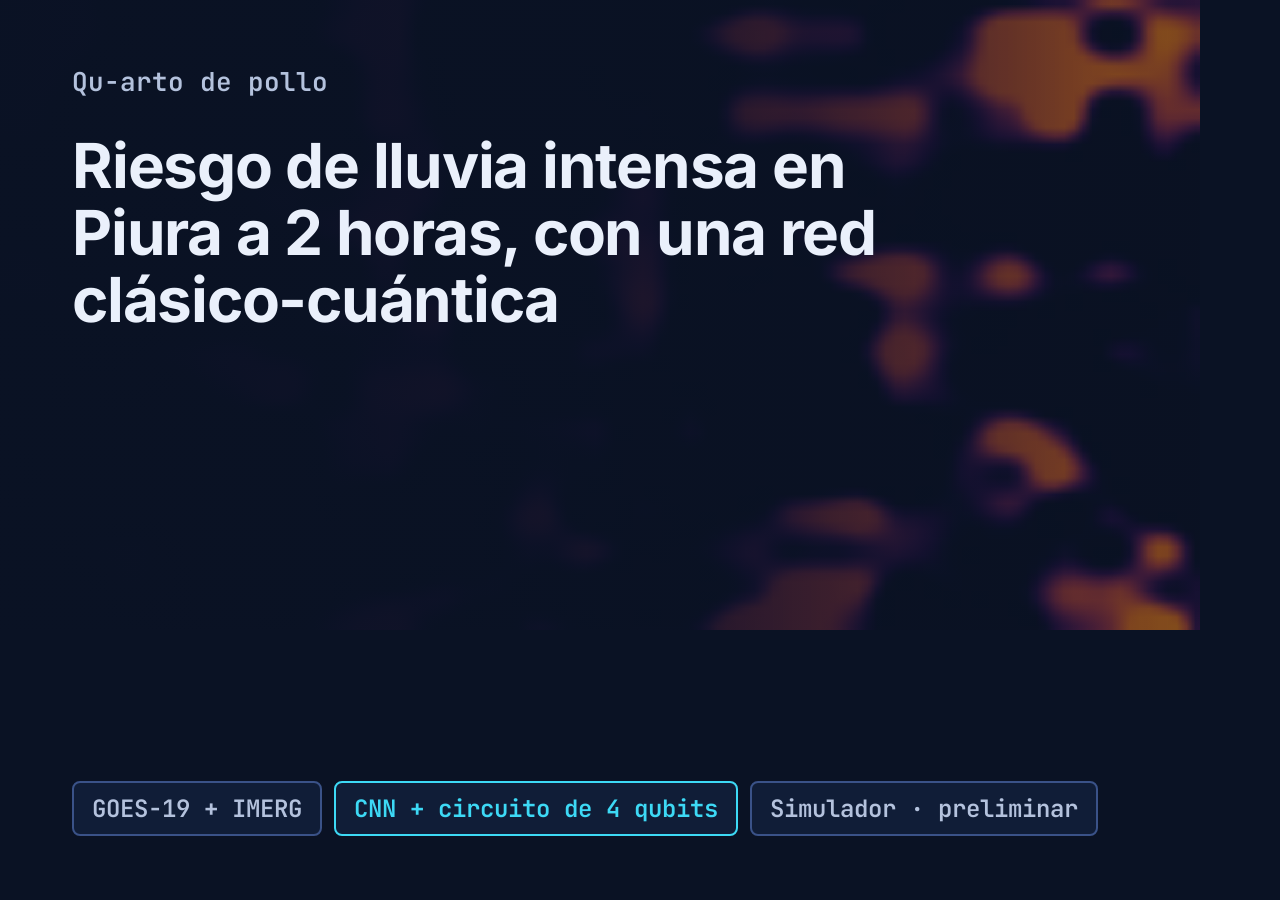
<file: tools/og.html>
<!doctype html>
<html lang="es"><head><meta charset="utf-8">
<!-- Plantilla de la imagen para compartir (1200×630). Se renderiza con tools/make_og.js -->
<style>
@font-face{font-family:"Inter";font-weight:100 900;src:url("../fonts/inter-latin-wght-normal.woff2") format("woff2")}
@font-face{font-family:"JetBrains Mono";font-weight:100 800;src:url("../fonts/jetbrains-mono-latin-wght-normal.woff2") format("woff2")}
html,body{margin:0;width:1200px;height:630px;background:#0A1224;overflow:hidden;font-family:Inter,sans-serif;color:#EAF0FB}
canvas{position:absolute;inset:0;width:1200px;height:630px}
.sc{position:absolute;inset:0;background:linear-gradient(90deg,rgba(10,18,36,.95) 0%,rgba(10,18,36,.8) 45%,rgba(10,18,36,.2) 85%)}
.in{position:absolute;left:72px;top:64px;width:820px}
.t{font:600 26px "JetBrains Mono";color:#B4C2DD;margin-bottom:34px}
h1{font-size:62px;line-height:1.08;letter-spacing:-.02em;margin:0 0 30px;font-weight:700}
.tags{display:flex;gap:12px;position:absolute;left:72px;bottom:64px}
.tags span{font:600 24px "JetBrains Mono";padding:10px 18px;border:2px solid #3A5288;border-radius:8px;background:rgba(18,31,59,.85);color:#B4C2DD}
.tags span.q{border-color:#3DD9F5;color:#3DD9F5}
</style></head><body>
<canvas id="c"></canvas><div class="sc"></div>
<div class="in"><div class="t">Qu-arto de pollo</div>
<h1>Riesgo de lluvia intensa en Piura a 2 horas, con una red clásico-cuántica</h1></div>
<div class="tags"><span>GOES-19 + IMERG</span><span class="q">CNN + circuito de 4 qubits</span><span>Simulador · preliminar</span></div>
<script>window.QP={num:function(v){return typeof v==="number"&&isFinite(v)},reduced:{matches:true,addEventListener:function(){}}};</script>
<script src="../js/viz.js"></script>
<script>QP.heroField(document.getElementById("c"));</script>
</body></html>
</file>
<file: css/styles.css>
/* ==========================================================================
   Qu-arto de pollo — demo hackathon cuántica
   Sin recursos remotos. Fuentes locales (ver fonts/).
   Dos acentos con significado: ÁMBAR/inferno = meteorología · CIAN = cuántico.
   ========================================================================== */

/* ---------- Fuentes locales ---------- */
@font-face{font-family:"Inter";font-style:normal;font-weight:100 900;font-display:swap;
  src:url("../fonts/inter-latin-wght-normal.woff2") format("woff2");
  unicode-range:U+0000-00FF,U+0131,U+0152-0153,U+02BB-02BC,U+02C6,U+02DA,U+02DC,U+2000-206F,U+20AC,U+2122,U+2191,U+2193,U+2212,U+2215,U+FEFF,U+FFFD}
@font-face{font-family:"Inter";font-style:normal;font-weight:100 900;font-display:swap;
  src:url("../fonts/inter-greek-wght-normal.woff2") format("woff2");
  unicode-range:U+0370-0377,U+037A-037F,U+0384-038A,U+038C,U+038E-03A1,U+03A3-03FF}
@font-face{font-family:"JetBrains Mono";font-style:normal;font-weight:100 800;font-display:swap;
  src:url("../fonts/jetbrains-mono-latin-wght-normal.woff2") format("woff2");
  unicode-range:U+0000-00FF,U+0131,U+0152-0153,U+02BB-02BC,U+02C6,U+02DA,U+02DC,U+2000-206F,U+20AC,U+2122,U+2191,U+2193,U+2212,U+2215,U+FEFF,U+FFFD}
@font-face{font-family:"JetBrains Mono";font-style:normal;font-weight:100 800;font-display:swap;
  src:url("../fonts/jetbrains-mono-greek-wght-normal.woff2") format("woff2");
  unicode-range:U+0370-0377,U+037A-037F,U+0384-038A,U+038C,U+038E-03A1,U+03A3-03FF}

/* ---------- Tokens ---------- */
:root{
  --bg:#0A1224; --bg-2:#0D182E; --surface:#121F3B; --surface-2:#192A4D;
  --line:#2A3F6B; --line-2:#3A5288;
  --text:#EAF0FB; --text-2:#B4C2DD; --muted:#8FA0C0;
  --heat:#FB9B3A; --heat-ink:#1A0F00; --heat-soft:rgba(251,155,58,.14);
  --q:#3DD9F5; --q-ink:#04222B; --q-soft:rgba(61,217,245,.12);
  --ok:#5FD08C; --bad:#FF8A80;
  --series-c:#8FA9E8; --series-h:#F2A93B;
  --focus:#8AD7FF;
  --warn-bg:#FFC53D; --warn-ink:#1B1400;
  --font:"Inter",system-ui,-apple-system,"Segoe UI",Roboto,"Helvetica Neue",Arial,sans-serif;
  --mono:"JetBrains Mono",ui-monospace,SFMono-Regular,Menlo,Consolas,monospace;
  --fs:1.0625rem;            /* 17 px */
  --fs-s:.9375rem;           /* ~16 px */
  --r-s:6px; --r-m:10px;
  --gut:16px; --top-h:64px;
}
:root[data-theme="light"]{
  --bg:#F3F5FA; --bg-2:#E9EEF7; --surface:#FFFFFF; --surface-2:#EEF2FA;
  --line:#C5D0E4; --line-2:#9BAACB;
  --text:#0D1A33; --text-2:#3B4B6B; --muted:#56658A;
  --heat:#B33F00; --heat-ink:#FFFFFF; --heat-soft:rgba(179,63,0,.09);
  --q:#0A6A86; --q-ink:#FFFFFF; --q-soft:rgba(10,106,134,.09);
  --ok:#17703E; --bad:#B3261E;
  --series-c:#3558B8; --series-h:#B35A00;
  --focus:#0B5FFF;
}

*,*::before,*::after{box-sizing:border-box}
html{font-size:17px;-webkit-text-size-adjust:100%;text-size-adjust:100%}
@media (prefers-reduced-motion:no-preference){html{scroll-behavior:smooth}}
body{margin:0;background:var(--bg);color:var(--text);font-family:var(--font);font-size:1rem;line-height:1.6;
  overflow-x:hidden;-webkit-font-smoothing:antialiased}
img,svg,canvas{max-width:100%}
h1,h2,h3,h4{line-height:1.15;margin:0;font-weight:650;letter-spacing:-.012em}
p{margin:0 0 1em}
a{color:inherit}
code,pre,.mono{font-family:var(--mono)}
sub{font-size:.75em;line-height:0}
[hidden]{display:none!important}
.sr-only{position:absolute;width:1px;height:1px;margin:-1px;padding:0;overflow:hidden;clip:rect(0 0 0 0);white-space:nowrap;border:0}
:focus-visible{outline:3px solid var(--focus);outline-offset:2px;border-radius:3px}
.wrap{width:min(1180px,100% - 2*var(--gut));margin-inline:auto}
.skip{position:absolute;left:-999px;top:8px;background:var(--heat);color:var(--heat-ink);padding:10px 14px;z-index:200;border-radius:var(--r-s);font-weight:600}
.skip:focus{left:8px}
.ico{width:1.25em;height:1.25em;flex:none;vertical-align:-.22em}
.loading,.err{color:var(--muted);font-family:var(--mono);font-size:var(--fs-s)}
.err{color:var(--bad)}

/* ---------- Banner + cabecera fija ---------- */
.top{position:sticky;top:0;z-index:60}
.banner{background:var(--warn-bg);color:var(--warn-ink);text-align:center;display:flex;gap:10px;align-items:center;justify-content:center;
  padding:6px var(--gut);font-size:clamp(.74rem,2.9vw,.92rem);letter-spacing:.02em;line-height:1.3;border-bottom:2px solid #1B1400}
.banner-mark{width:14px;height:14px;flex:none;background:repeating-linear-gradient(45deg,#1B1400 0 3px,transparent 3px 6px);border:2px solid #1B1400;border-radius:2px}
.hdr{background:color-mix(in srgb,var(--bg) 94%,transparent);backdrop-filter:blur(6px);border-bottom:1px solid var(--line)}
@supports not (background:color-mix(in srgb,red,blue)){.hdr{background:var(--bg)}}
.hdr-in{display:flex;align-items:center;gap:14px;min-height:64px}
.brand{display:flex;align-items:center;gap:10px;text-decoration:none;font-weight:700;letter-spacing:-.01em;white-space:nowrap}
.brand-mark{width:30px;height:30px;flex:none}
.nav{display:none;gap:2px;margin-inline:auto}
.nav a{padding:10px 10px;text-decoration:none;color:var(--text-2);font-size:.94rem;font-weight:550;border-bottom:2px solid transparent;border-radius:0}
.nav a:hover{color:var(--text)}
.nav a[aria-current="true"]{color:var(--text);border-bottom-color:var(--heat)}
.tools{display:flex;gap:6px;margin-left:auto}
.tool{min-width:44px;min-height:44px;display:inline-grid;place-items:center;background:transparent;color:var(--text);border:1px solid var(--line);
  border-radius:var(--r-s);font:600 .875rem var(--mono);cursor:pointer;padding:0 10px}
.tool:hover{border-color:var(--line-2);background:var(--surface)}
.menu-btn{display:inline-grid}
.top.menu-open .nav{display:flex;flex-direction:column;position:absolute;left:0;right:0;top:100%;background:var(--bg);border-bottom:1px solid var(--line);padding:8px var(--gut) 14px}
.top.menu-open .nav a{padding:14px 4px;border-bottom:1px solid var(--line);font-size:1.05rem}
@media (min-width:1180px){
  .nav{display:flex}
  .menu-btn{display:none}
  .tools{margin-left:0}
}

/* ---------- Botones y chips ---------- */
.btn{display:inline-flex;align-items:center;justify-content:center;gap:8px;min-height:48px;padding:0 22px;border-radius:var(--r-s);
  font:600 1rem var(--font);text-decoration:none;cursor:pointer;border:2px solid transparent;transition:background .15s,border-color .15s}
.btn-primary{background:var(--heat);color:var(--heat-ink)}
.btn-primary:hover{filter:brightness(1.08)}
.btn-ghost{background:transparent;color:var(--text);border-color:var(--line-2)}
.btn-ghost:hover{border-color:var(--text-2);background:var(--surface)}
.btn-q{background:var(--q);color:var(--q-ink)}
.btn-q:hover{filter:brightness(1.07)}
.btn[disabled]{opacity:.55;cursor:progress}
.chip-btn{min-height:44px;padding:0 16px;background:transparent;color:var(--text);border:1px solid var(--line-2);border-radius:999px;font:550 .94rem var(--font);cursor:pointer}
.chip-btn:hover{background:var(--surface)}
.chip-btn[aria-pressed="true"]{background:var(--heat-soft);border-color:var(--heat)}
.icon-btn{min-width:44px;min-height:44px;display:inline-grid;place-items:center;background:transparent;color:var(--text-2);border:0;border-radius:var(--r-s);cursor:pointer}
.icon-btn:hover{color:var(--text);background:var(--surface-2)}
.seg{display:inline-flex;border:1px solid var(--line-2);border-radius:var(--r-s);overflow:hidden;flex-wrap:wrap}
.seg button{min-height:44px;padding:0 14px;background:transparent;color:var(--text-2);border:0;font:550 .94rem var(--font);cursor:pointer}
.seg button+button{border-left:1px solid var(--line-2)}
.seg button[aria-pressed="true"]{background:var(--text);color:var(--bg)}
.seg button:hover:not([aria-pressed="true"]){background:var(--surface)}

/* ---------- Portada (siempre "pantalla oscura", también con tema claro) ---------- */
.hero{--bg:#0A1224;--text:#EAF0FB;--text-2:#B4C2DD;--line:#2A3F6B;--line-2:#3A5288;--surface:#121F3B;--heat:#FB9B3A;--heat-ink:#1A0F00;--q:#3DD9F5;--focus:#8AD7FF;
  position:relative;overflow:hidden;background:#0A1224;color:var(--text);min-height:clamp(480px,78svh,740px);display:flex;align-items:center;border-bottom:1px solid var(--line)}
.ir-field{position:absolute;inset:0;width:100%;height:100%;display:block}
.hero::after{content:"";position:absolute;inset:0;pointer-events:none;
  background:linear-gradient(90deg,rgba(10,18,36,.92) 0%,rgba(10,18,36,.78) 38%,rgba(10,18,36,.25) 78%,rgba(10,18,36,.1) 100%)}
.hero-in{position:relative;z-index:2;padding-block:clamp(40px,7vw,88px)}
.tags{display:flex;flex-wrap:wrap;gap:8px;list-style:none;margin:0 0 22px;padding:0}
.tags li{padding:6px 12px;border:1px solid var(--line-2);border-radius:var(--r-s);background:rgba(18,31,59,.78);font:550 .875rem var(--mono);color:var(--text-2)}
.tags li.q{border-color:var(--q);color:var(--q)}
.hero h1{font-size:clamp(1.85rem,4.6vw,3.35rem);max-width:21em;letter-spacing:-.022em;line-height:1.1;margin-bottom:18px;font-weight:700}
.hero .sub{font-size:clamp(1.05rem,1.8vw,1.28rem);color:var(--text-2);max-width:38em;margin-bottom:28px}
.cta{display:flex;flex-wrap:wrap;gap:12px;margin-bottom:26px}
.event{color:var(--text-2);font:500 .9rem var(--mono);margin:0}

/* ---------- Secciones ---------- */
.sec{padding-block:clamp(52px,8vw,100px);border-bottom:1px solid var(--line)}
.sec.alt{background:var(--bg-2)}
.sec-tight{padding-block:clamp(32px,5vw,56px) clamp(40px,6vw,72px)}
section[id]{scroll-margin-top:calc(var(--top-h) + 4px)}
h2{font-size:clamp(1.6rem,3.3vw,2.35rem);max-width:28ch;margin-bottom:18px}
h3{font-size:1.2rem;margin-bottom:10px}
.lede{color:var(--text-2);max-width:64ch;font-size:1.06rem;margin-bottom:28px}
.lede.sm{font-size:1rem;margin-bottom:18px}
.panel{background:var(--surface);border:1px solid var(--line);border-radius:var(--r-m);padding:clamp(16px,2.4vw,26px)}
.note{color:var(--text-2)}
.more{margin-top:12px;color:var(--text-2)}
.more summary{cursor:pointer;min-height:44px;display:flex;align-items:center;font-weight:600;color:var(--text)}
.more p{margin-top:6px}

/* ---------- En 30 segundos ---------- */
.quick{margin:0;border:1px solid var(--line);border-radius:var(--r-m);background:var(--surface);overflow:hidden}
.quick>div{display:grid;grid-template-columns:1fr;gap:2px;padding:16px 20px;border-top:1px solid var(--line)}
.quick>div:first-child{border-top:0}
.quick dt{font-weight:700;color:var(--heat);font-size:.98rem}
.quick dd{margin:0;max-width:70ch}
.quick>div:nth-child(3){background:var(--surface-2);box-shadow:inset 4px 0 0 var(--heat)}
.quick .tagnote{display:inline-block;margin-right:8px;padding:1px 8px;border:1px solid var(--heat);border-radius:4px;font:600 .8rem var(--mono)}
@media (min-width:760px){.quick>div{grid-template-columns:200px 1fr;gap:24px;align-items:baseline}}
.criteria{margin-top:22px}
.criteria-t{font-weight:650;margin-bottom:8px}
.criteria ul{list-style:none;margin:0;padding:0;display:flex;flex-wrap:wrap;gap:8px}
.criteria a{display:inline-flex;align-items:center;min-height:44px;padding:0 14px;border:1px solid var(--line-2);border-radius:999px;text-decoration:none;font-weight:550}
.criteria a:hover{background:var(--surface)}

/* ---------- Problema ---------- */
.split{display:grid;gap:32px;align-items:center}
@media (min-width:880px){.split{grid-template-columns:1fr 1.05fr;gap:56px}}
.prob-copy p{max-width:52ch;font-size:1.06rem}
.viz{margin:0}
.viz figcaption{color:var(--muted);font-size:var(--fs-s);margin-top:8px;max-width:56ch}
.svg-prob{width:100%;height:auto;background:var(--surface);border:1px solid var(--line);border-radius:var(--r-m)}
.s-sat{fill:var(--text-2)}
.s-beam{stroke:var(--heat);stroke-width:2;stroke-dasharray:6 6;fill:none;opacity:.9}
.s-t,.s-lab{fill:var(--text);font:600 16px var(--font)}
.s-lab-dark{fill:#1A0F00;font:700 16px var(--font)}
.s-ground{stroke:var(--line-2);stroke-width:2}
.s-rain path{stroke:var(--q);stroke-width:3;stroke-linecap:round;fill:none}
.s-rain{opacity:.9}
.s-cl-hi{fill:none}
.s-leader{stroke:var(--text-2);stroke-width:1.5;fill:none}

/* ---------- Datos ---------- */
.datos-grid{display:grid;gap:28px}
@media (min-width:940px){.datos-grid{grid-template-columns:1.15fr 1fr;gap:44px;align-items:start}}
.map-wrap{background:var(--surface);border:1px solid var(--line);border-radius:var(--r-m);overflow:hidden}
.map-wrap svg{display:block;width:100%;height:auto}
.map-tools{display:flex;flex-wrap:wrap;align-items:center;gap:12px;margin-top:12px}
.hint{color:var(--muted);font-size:var(--fs-s);margin:0}
.m-sea{fill:var(--bg-2)}
.m-land{fill:var(--surface-2)}
.m-coast{fill:none;stroke:var(--line-2);stroke-width:2.5}
.m-city{fill:var(--text);stroke:var(--bg);stroke-width:2px;pointer-events:none}
.m-city-t{fill:var(--text);font:600 16px var(--font);paint-order:stroke;stroke:var(--bg);stroke-width:4px;pointer-events:none}
.m-sea-t{fill:var(--muted);font:italic 500 18px var(--font)}
.m-note{fill:var(--muted);font:500 14px var(--mono)}
.m-cell rect.cell{fill:transparent;stroke:var(--line-2);stroke-width:1.5;vector-effect:non-scaling-stroke}
.m-cell.has rect.cell{stroke:var(--text-2)}
.m-cell:hover rect.cell,.m-cell:focus rect.cell,.m-cell.sel rect.cell{stroke:var(--heat);stroke-width:3}
.m-cell image{opacity:0;pointer-events:none;image-rendering:pixelated}
.m-cell:hover image,.m-cell:focus image,.m-cell.sel image,.m-all .m-cell.has image{opacity:.93}
.m-cell:focus{outline:none}
.m-cell:focus-visible rect.cell{stroke:var(--focus);stroke-width:4}
.m-tag{fill:var(--text);font:700 17px var(--mono);paint-order:stroke;stroke:var(--bg);stroke-width:4px;pointer-events:none}
.m-cell .none{fill:var(--muted);font:500 14px var(--mono);pointer-events:none}
.m-mk{pointer-events:none}
.peek{margin-bottom:16px}
.peek-t{font-weight:700;margin-bottom:10px}
.peek-imgs{display:grid;grid-template-columns:1fr 1fr;gap:12px}
.peek-imgs figure{margin:0}
.peek-imgs figcaption{font-size:var(--fs-s);color:var(--text-2);margin-top:6px;line-height:1.35}
.px{image-rendering:pixelated;width:100%;aspect-ratio:1;display:block;background:#000;border-radius:2px}
.peek-meta{font-size:.84rem;color:var(--text-2);margin:12px 0 0;word-break:break-word}
.explain{list-style:none;margin:0;padding:0;display:grid;gap:10px}
.explain li{padding-left:14px;border-left:3px solid var(--heat)}
.explain strong{color:var(--text)}

/* ---------- Modelo ---------- */
.pipe{display:grid;grid-template-columns:1fr;gap:10px;margin-bottom:20px}
.blk{position:relative;display:flex;flex-direction:row;align-items:center;gap:14px;text-align:left;padding:14px 16px;min-height:72px;
  background:var(--surface);color:var(--text);border:1px solid var(--line);border-radius:var(--r-m);cursor:pointer;font:inherit}
.blk:hover{border-color:var(--line-2)}
.blk[aria-expanded="true"]{border-color:var(--heat);background:var(--surface-2);box-shadow:inset 0 -3px 0 var(--heat)}
.blk.q{color:var(--text)}
.blk.q .blk-ico{color:var(--q)}
.blk.q[aria-expanded="true"]{border-color:var(--q);box-shadow:inset 0 -3px 0 var(--q)}
.blk-ico{width:44px;height:44px;flex:none;color:var(--text-2)}
.blk-t{display:block;font-weight:650;line-height:1.2}
.blk-s{display:block;color:var(--muted);font-size:.8rem;margin-top:2px}
.dtl{background:var(--surface);border:1px solid var(--line);border-left:4px solid var(--heat);border-radius:var(--r-m);padding:16px 20px}
.dtl p{max-width:78ch}
.dtl p:last-child{margin-bottom:0}
.dtl strong{color:var(--heat);margin-right:8px}
.dtl-q{border-left-color:var(--q)}
@media (min-width:940px){
  .pipe{grid-template-columns:repeat(6,1fr);gap:22px 18px}
  .blk{grid-row:1;flex-direction:column;align-items:flex-start;gap:8px;min-height:150px;padding:16px 14px}
  .dtl{grid-row:2;grid-column:1/-1}
  button.blk:not(:nth-of-type(6))::after{content:"";position:absolute;right:-16px;top:50%;margin-top:-7px;border:7px solid transparent;border-left:9px solid var(--line-2);border-right:0}
}
.alt-head{padding:14px 18px;border:1px dashed var(--line-2);border-radius:var(--r-m);color:var(--text-2);max-width:90ch;margin:0}
.alt-head b{color:var(--text)}

/* ---------- Glosario inline ---------- */
.term{all:unset;cursor:help;border-bottom:1.5px dotted currentColor;box-sizing:border-box}
.term:focus-visible{outline:3px solid var(--focus);outline-offset:2px}
.tip{position:fixed;z-index:120;max-width:min(330px,calc(100vw - 24px));background:var(--surface-2);color:var(--text);border:1px solid var(--line-2);
  border-radius:var(--r-s);padding:10px 12px;font-size:.94rem;line-height:1.45;pointer-events:none;box-shadow:0 6px 24px rgba(0,0,0,.35)}
.tip b{color:var(--heat)}
.tip.q b{color:var(--q)}

/* ---------- Laboratorio ---------- */
.lab h3{font-size:1.3rem}
.guide{background:var(--q-soft);border:1px solid var(--q);border-radius:var(--r-m);padding:14px 16px 16px;margin-bottom:20px}
.guide-h{display:flex;justify-content:space-between;align-items:center;gap:8px}
.guide-h h3{margin:0;font-size:1.05rem}
.guide ol{margin:6px 0 0;padding-left:1.4em;display:grid;gap:4px}
@media (min-width:860px){.guide ol{grid-template-columns:repeat(3,1fr);gap:24px}}
.panel+.panel{margin-top:24px}
.picker{border:0;padding:0;margin:0 0 20px;min-width:0}
.picker legend{font-weight:650;margin-bottom:8px;padding:0}
.patch-list{display:grid;grid-template-columns:repeat(auto-fill,minmax(112px,1fr));gap:8px}
.po{position:relative;display:block}
.po input{position:absolute;opacity:0;inset:0;margin:0;cursor:pointer;width:100%;height:100%}
.po span.po-b{display:flex;align-items:center;gap:8px;min-height:56px;padding:6px 10px;border:1px solid var(--line-2);border-radius:var(--r-s);background:var(--bg-2);line-height:1.2}
.po input:checked+span.po-b{border-color:var(--heat);background:var(--heat-soft);box-shadow:inset 0 -3px 0 var(--heat)}
.po input:focus-visible+span.po-b{outline:3px solid var(--focus);outline-offset:2px}
.po:hover span.po-b{border-color:var(--text-2)}
.po-id{font:700 .94rem var(--mono)}
.po-k{display:block;font-size:.78rem;color:var(--text-2)}
.po svg{width:18px;height:18px;flex:none}
.lab-a-grid{display:grid;grid-template-columns:1fr 1fr;gap:18px 16px;align-items:start}
.outputs{grid-column:1/-1;display:grid;gap:12px}
@media (min-width:1000px){.lab-a-grid{grid-template-columns:1fr 1fr 1.2fr;gap:24px}.outputs{grid-column:auto}}
.heat{margin:0;min-width:0}
.heat figcaption{font-size:.9rem;line-height:1.3;margin:8px 0 6px}
.frame{position:relative;padding:6px;background:#050912;border:1px solid var(--line-2);border-radius:4px}
.frame canvas{cursor:crosshair}
.cbar{display:grid;grid-template-columns:auto 1fr auto;gap:6px;align-items:center}
.cbar-g{height:12px;border-radius:2px;border:1px solid var(--line-2)}
.cbar-l,.cbar-r{font-size:.78rem;color:var(--text-2)}
.cbar-n{font-size:.84rem;color:var(--muted);margin:4px 0 0}
.readout{font-size:.84rem;color:var(--text);margin:2px 0 0;min-height:1.5em}
.risk{border:1px solid var(--line);border-radius:var(--r-s);padding:10px 12px;background:var(--bg-2)}
.risk-h{display:flex;justify-content:space-between;align-items:baseline;gap:8px;font-weight:650}
.risk-h .mono{font-size:1.15rem}
.risk.hyb{border-color:var(--q);}
.meter{position:relative;height:14px;background:var(--surface-2);border-radius:3px;margin:8px 0 6px;overflow:visible}
.meter>i{position:absolute;left:0;top:0;bottom:0;border-radius:3px;background:var(--series-c);transition:width .5s ease}
.hyb .meter>i{background:var(--q)}
.risk.qsv{border-color:var(--series-h);border-style:dashed}
.qsv .meter>i{background:var(--series-h)}
.risk-n{margin:6px 0 0;font-size:.8rem;color:var(--text-2)}
.meter>b{position:absolute;top:-4px;bottom:-4px;width:3px;background:var(--text);margin-left:-1px;border-radius:1px}
.risk-v{font-size:.9rem;color:var(--text-2);display:flex;align-items:center;gap:6px;flex-wrap:wrap}
.vd{display:inline-flex;align-items:center;gap:4px;font-weight:650}
.vd.okk{color:var(--ok)}.vd.bad{color:var(--bad)}
.truth{margin:0;padding:10px 12px;border-left:4px solid var(--heat);background:var(--surface-2);border-radius:0 var(--r-s) var(--r-s) 0}
.stages{list-style:none;margin:22px 0 0;padding:0;display:grid;grid-template-columns:repeat(auto-fit,minmax(150px,1fr));gap:10px}
.stages li{padding:10px 12px;border:1px solid var(--line);border-radius:var(--r-s);background:var(--bg-2);border-style:dashed;display:flex;flex-direction:column;gap:2px;min-width:0;position:relative}
.stages li .st-t{color:var(--text-2)}
.stages .st-t{font-weight:650;font-size:.9rem;line-height:1.25}
.stages .st-v{font-size:.82rem;color:var(--text-2);word-break:break-word}
.stages li.on{border-style:solid;border-color:var(--heat);border-width:2px;padding:9px 11px;background:var(--heat-soft)}
.stages li.q.on{border-color:var(--q);background:var(--q-soft)}
.stages li.done{border-style:solid}
.stages li.on .st-t,.stages li.done .st-t{color:var(--text)}
.stages li.done::after{content:"";position:absolute;right:8px;top:8px;width:12px;height:7px;border-left:2.5px solid var(--ok);border-bottom:2.5px solid var(--ok);transform:rotate(-45deg)}
.circ-top{display:grid;gap:18px;margin-bottom:20px}
@media (min-width:900px){.circ-top{grid-template-columns:1.5fr 1fr;align-items:start}}
.sliders{display:grid;grid-template-columns:1fr;gap:6px 22px}
@media (min-width:520px){.sliders{grid-template-columns:1fr 1fr}}
.sl label{display:flex;justify-content:space-between;gap:8px;font-weight:600;color:var(--text)}
.sl .mono{color:var(--q)}
.sl input[type=range]{width:100%;height:44px;margin:0;background:transparent;accent-color:var(--q);cursor:pointer}
.circ-ctl{display:flex;flex-direction:column;align-items:flex-start;gap:10px}
.circ-main{display:grid;gap:20px}
@media (min-width:1000px){.circ-main{grid-template-columns:1fr 300px;align-items:start}}
.circ-box{background:var(--bg-2);border:1px solid var(--line);border-radius:var(--r-s);padding:10px;min-width:0}
.circ-box svg{display:block;width:100%}
.c-wire{stroke:var(--line-2);stroke-width:2}
.c-lab{fill:var(--text-2);font:600 15px var(--mono)}
.c-gate rect{fill:var(--q-soft);stroke:var(--q);stroke-width:2;rx:5}
.c-gate.enc rect{fill:var(--bg-2);stroke-dasharray:4 3}
.c-gate.w rect{fill:rgba(61,217,245,.22)}
:root[data-theme="light"] .c-gate.w rect{fill:rgba(10,106,134,.18)}
.c-gate text{fill:var(--text);font:700 14px var(--mono);pointer-events:none}
.c-gate text.v{font-weight:500;font-size:12.5px;fill:var(--text-2)}
.c-gate{cursor:help}
.c-gate:focus{outline:none}
.c-gate:focus-visible rect,.c-gate:hover rect{stroke-width:3.5;stroke:var(--text)}
.c-cx line{stroke:var(--q);stroke-width:2.5}
.c-cx .dot{fill:var(--q)}
.c-cx .tgt{fill:var(--bg-2);stroke:var(--q);stroke-width:2.5}
.c-cx .pl{stroke:var(--q);stroke-width:2.5}
.c-cx{cursor:help}
.c-cx:focus{outline:none}
.c-cx:focus-visible .tgt,.c-cx:hover .tgt{stroke:var(--text)}
.c-meas rect{fill:var(--bg-2);stroke:var(--text-2);stroke-width:2;rx:4}
.c-meas path{stroke:var(--text-2);stroke-width:2;fill:none}
.c-meas{cursor:help}
.c-meas:focus{outline:none}
.c-meas:focus-visible rect,.c-meas:hover rect{stroke:var(--text)}
.c-meas text{fill:var(--q);font:700 12.5px var(--mono)}
.c-head{fill:var(--muted);font:500 12.5px var(--font)}
.circ-legend{display:flex;flex-wrap:wrap;gap:6px 18px;margin:8px 0 0;color:var(--text-2);font-size:.88rem}
.zpanel h4{font-size:1rem;margin-bottom:10px}
.zbars{display:grid;gap:10px}
.zr{display:grid;grid-template-columns:70px 1fr 62px;gap:8px;align-items:center}
.zr .mono{font-size:.9rem}
.zr .zv{text-align:right;color:var(--text)}
.ztrack{position:relative;height:16px;background:var(--surface-2);border-radius:3px}
.ztrack::before{content:"";position:absolute;left:50%;top:-3px;bottom:-3px;width:2px;background:var(--line-2)}
.ztrack i{position:absolute;top:0;bottom:0;background:var(--q);border-radius:2px}
.zr.mean .ztrack{height:22px}
.zr.mean .ztrack i{background:var(--heat)}
.zr.mean{margin-top:6px;padding-top:12px;border-top:1px solid var(--line)}
.zax{display:flex;justify-content:space-between;color:var(--muted);font-size:.78rem;margin:2px 70px 0 78px}
.zmean{font-size:.95rem;color:var(--text);margin:12px 0 4px}
.zlink{font-size:.93rem;color:var(--text-2);margin:0}
.sim-note{font-size:.84rem;color:var(--muted);margin:10px 0 0;font-family:var(--mono)}
.sim-note.err{color:var(--bad)}
.psi{display:grid;grid-template-columns:repeat(auto-fill,minmax(130px,1fr));gap:6px;margin-top:8px}
.psi div{display:grid;grid-template-columns:auto 1fr;gap:6px;align-items:center;font:500 .8rem var(--mono);color:var(--text-2);padding:4px 6px;background:var(--bg-2);border-radius:3px}
.psi div i{display:block;height:6px;background:var(--q);border-radius:2px;grid-column:1/-1}

/* ---------- Resultados ---------- */
.res-grid{display:grid;gap:28px;margin-bottom:34px}
@media (min-width:980px){.res-grid{grid-template-columns:minmax(0,.9fr) minmax(0,1.25fr);gap:44px;align-items:start}}
.res-table{width:100%;border-collapse:collapse;font-variant-numeric:tabular-nums}
.res-table th,.res-table td{padding:12px 10px;border-bottom:1px solid var(--line);text-align:right}
.res-table th:first-child,.res-table td:first-child{text-align:left}
.res-table thead th{font-size:.92rem;color:var(--text-2);border-bottom:2px solid var(--line-2)}
.res-table td{font-family:var(--mono)}
.res-table td:first-child{font-family:var(--font);font-weight:550}
.res-table .sw{display:inline-block;width:12px;height:12px;border-radius:2px;margin-right:6px;vertical-align:-1px}
.res-table.small{font-size:.8rem}
.res-table.small th,.res-table.small td{padding:4px 8px}
.chance{margin:14px 0 0;padding:10px 12px;border:1px dashed var(--line-2);border-radius:var(--r-s);font-size:.9rem;color:var(--text-2)}
.chart-fig{margin:0;min-width:0}
.chart-head{margin-bottom:10px}
.chart{position:relative;width:100%;height:330px;background:var(--surface);border:1px solid var(--line);border-radius:var(--r-m)}
.chart svg{display:block;width:100%;height:100%}
.chart text{font:500 13px var(--mono);fill:var(--muted)}
.chart .ax{stroke:var(--line);stroke-width:1}
.chart .gridl{stroke:var(--line);stroke-width:1;opacity:.55}
.chart .ln{fill:none;stroke-width:2.5;stroke-linejoin:round;stroke-linecap:round}
.chart .l-c{stroke:var(--series-c)}
.chart .l-h{stroke:var(--series-h);stroke-dasharray:9 4}
.chart .l-b{stroke:var(--text-2);stroke-width:1.5;stroke-dasharray:2 5}
.chart .dir-c{fill:var(--series-c);font:700 13px var(--font)}
.chart .dir-h{fill:var(--series-h);font:700 13px var(--font)}
.chart .dir-b{fill:var(--text-2);font:600 12px var(--font)}
.chart .cross{stroke:var(--text-2);stroke-width:1}
.chart-tip{position:absolute;pointer-events:none;background:var(--surface-2);border:1px solid var(--line-2);border-radius:var(--r-s);padding:8px 10px;font-size:.84rem;line-height:1.4;white-space:nowrap;z-index:2}
.chart-tip .mono{font-size:.84rem}
.chart-fig figcaption{color:var(--text-2);font-size:var(--fs-s);margin-top:10px}
.tbl-scroll{max-height:260px;overflow:auto;margin-top:8px}
.reading{display:grid;gap:24px}
@media (min-width:860px){.reading{grid-template-columns:1fr 1fr;gap:44px}}
.reading ul{list-style:none;margin:0;padding:0;display:grid;gap:10px}
.reading li{position:relative;padding-left:30px}
.reading li::before{content:"";position:absolute;left:0;top:.3em;width:18px;height:18px;background:var(--ok);
  -webkit-mask:url('data:image/svg+xml;utf8,<svg xmlns="http://www.w3.org/2000/svg" viewBox="0 0 24 24"><path d="M5 12.5l4.5 4.5L19 7.5" fill="none" stroke="black" stroke-width="3" stroke-linecap="round" stroke-linejoin="round"/></svg>') center/contain no-repeat;
  mask:url('data:image/svg+xml;utf8,<svg xmlns="http://www.w3.org/2000/svg" viewBox="0 0 24 24"><path d="M5 12.5l4.5 4.5L19 7.5" fill="none" stroke="black" stroke-width="3" stroke-linecap="round" stroke-linejoin="round"/></svg>') center/contain no-repeat}
.cannot li::before{background:var(--bad);
  -webkit-mask:url('data:image/svg+xml;utf8,<svg xmlns="http://www.w3.org/2000/svg" viewBox="0 0 24 24"><path d="M6.5 6.5l11 11M17.5 6.5l-11 11" fill="none" stroke="black" stroke-width="3" stroke-linecap="round"/></svg>') center/contain no-repeat;
  mask:url('data:image/svg+xml;utf8,<svg xmlns="http://www.w3.org/2000/svg" viewBox="0 0 24 24"><path d="M6.5 6.5l11 11M17.5 6.5l-11 11" fill="none" stroke="black" stroke-width="3" stroke-linecap="round"/></svg>') center/contain no-repeat}

/* ---------- Límites ---------- */
.lim-grid{display:grid;gap:30px}
@media (min-width:1000px){.lim-grid{grid-template-columns:1fr minmax(300px,380px) 1fr;gap:44px;align-items:start}}
.lim-list{list-style:none;margin:0;padding:0;display:grid;gap:12px}
.lim-list li{padding-left:16px;border-left:3px solid var(--line-2)}
.lim-list li:last-child{border-left-color:var(--bad);font-weight:600}
.next-list{margin:0;padding:0;list-style:none;counter-reset:n;display:grid;gap:14px;position:relative}
.next-list li{counter-increment:n;position:relative;padding-left:44px;min-height:34px}
.next-list li::before{content:counter(n);position:absolute;left:0;top:0;width:30px;height:30px;border-radius:50%;border:2px solid var(--heat);display:grid;place-items:center;font:700 .9rem var(--mono);background:var(--bg-2);z-index:1}
.next-list li:not(:last-child)::after{content:"";position:absolute;left:14px;top:30px;bottom:-14px;width:2px;background:var(--line-2)}
.lim-path{margin:0}
.svg-lim{width:100%;height:auto;background:var(--surface);border:1px solid var(--line);border-radius:var(--r-m)}
.lp-a{fill:var(--surface-2);stroke:var(--line-2);stroke-width:2}
.lp-b{fill:var(--q-soft);stroke:var(--q);stroke-width:2}
.lp-t{fill:var(--text);font:700 18px var(--font)}
.lp-s{fill:var(--text-2);font:500 15px var(--font)}
.lp-h{fill:var(--text);font-weight:650}
.lp-arrow{stroke:var(--text-2);stroke-width:2.5;stroke-linecap:round;stroke-linejoin:round}
.lp-noise{fill:none;stroke:var(--bad);stroke-width:2.5;stroke-linecap:round}
.lp-line{fill:var(--line-2)}
.lp-steps circle{fill:var(--bg-2);stroke:var(--heat);stroke-width:2.5}
.lim-path figcaption{color:var(--muted);font-size:var(--fs-s);margin-top:8px}

/* ---------- Reproducir ---------- */
.code-grid{display:grid;gap:22px;margin-bottom:28px}
@media (min-width:960px){.code-grid{grid-template-columns:1fr 1fr;gap:28px}}
.code-t{font-weight:650;margin-bottom:8px}
.code-row{display:flex;gap:0;align-items:stretch;border:1px solid var(--line-2);border-radius:var(--r-s);overflow:hidden;background:#070D1B}
:root[data-theme="light"] .code-row{background:#0F1A33}
.code-row pre{margin:0;padding:14px 16px;flex:1;min-width:0;color:#E6EDF9;font-size:.9rem;line-height:1.55;white-space:pre-wrap;word-break:break-word;overflow-wrap:anywhere}
.copy{display:inline-flex;align-items:center;gap:6px;flex:none;min-width:44px;padding:0 14px;background:#1A2A4D;color:#EAF0FB;border:0;border-left:1px solid var(--line-2);cursor:pointer;font:600 .88rem var(--font)}
.copy:hover{background:#243A68}
.copy.done{background:var(--ok);color:#06230F}
.code-n{color:var(--text-2);font-size:var(--fs-s);margin-top:8px}
.code-n code{background:var(--surface-2);padding:1px 6px;border-radius:3px;font-size:.88em}
.req{display:grid;gap:12px;justify-items:start}
.req ul{margin:0 0 6px;padding-left:1.2em;display:grid;gap:4px}

/* ---------- Equipo ---------- */
.team-grid{display:grid;gap:34px}
@media (min-width:860px){.team-grid{grid-template-columns:1.4fr 1fr;gap:56px;align-items:start}}
.team-name{font:700 1.5rem var(--font);margin-bottom:14px}
.members{list-style:none;margin:0 0 24px;padding:0;display:grid;gap:8px}
.members li{display:flex;gap:12px;align-items:baseline;flex-wrap:wrap;padding:8px 0;border-bottom:1px solid var(--line)}
.members .nm{font-weight:650}
.members .rl{color:var(--text-2)}
.meta-list{margin:0;display:grid;gap:14px}
.meta-list dt{font-weight:650;color:var(--heat);font-size:.95rem}
.meta-list dd{margin:0}
.qr-card{background:#fff;color:#0D1A33;border-radius:var(--r-m);padding:18px;display:grid;justify-items:center;gap:10px;max-width:300px}
.qr{width:100%;aspect-ratio:1;display:grid;place-items:center}
.qr svg,.qr img{width:100%;height:auto;display:block}
.qr-ph{font-size:.9rem;color:#33415F;text-align:center;padding:12px}
.qr-url{font-size:.8rem;word-break:break-all;text-align:center;margin:0;color:#0D1A33}

/* ---------- Glosario ---------- */
.glossary{display:grid;gap:0 44px;margin:0}
@media (min-width:860px){.glossary{grid-template-columns:1fr 1fr}}
.glossary>div{padding:14px 0;border-bottom:1px solid var(--line)}
.glossary dt{font:700 1rem var(--mono);color:var(--heat);margin-bottom:2px}
.glossary dd{margin:0;color:var(--text-2)}

.foot{padding:30px 0 60px;color:var(--muted);font-size:var(--fs-s)}
.foot-meta{font-size:.8rem}
.noscript{padding-block:30px;background:var(--surface)}

@media (prefers-reduced-motion:reduce){
  *,*::before,*::after{transition:none!important;animation:none!important}
}
@media (max-width:520px){
  :root{--gut:14px}
  .hero{min-height:520px}
}

/* Sin JavaScript: las reglas viven en un <noscript> del <head> (evita saltos de diseño al arrancar) */
</file>
